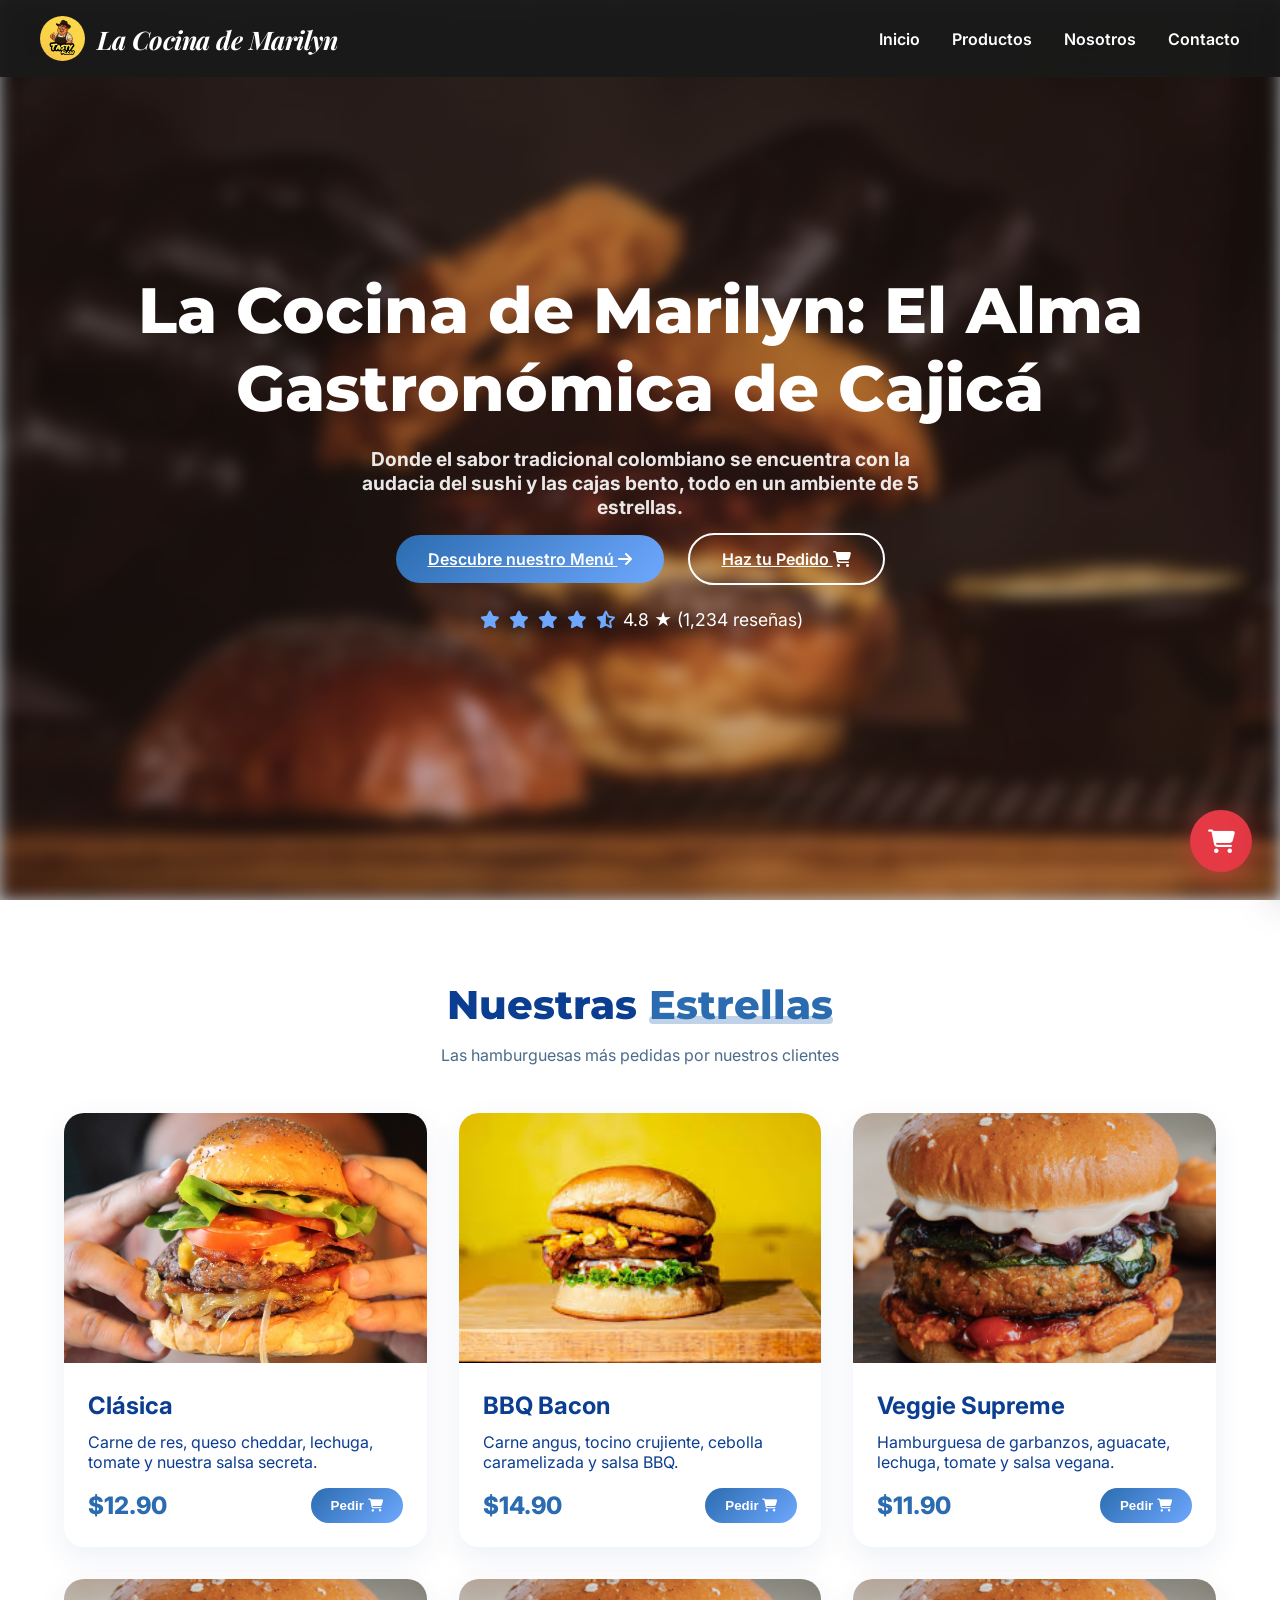
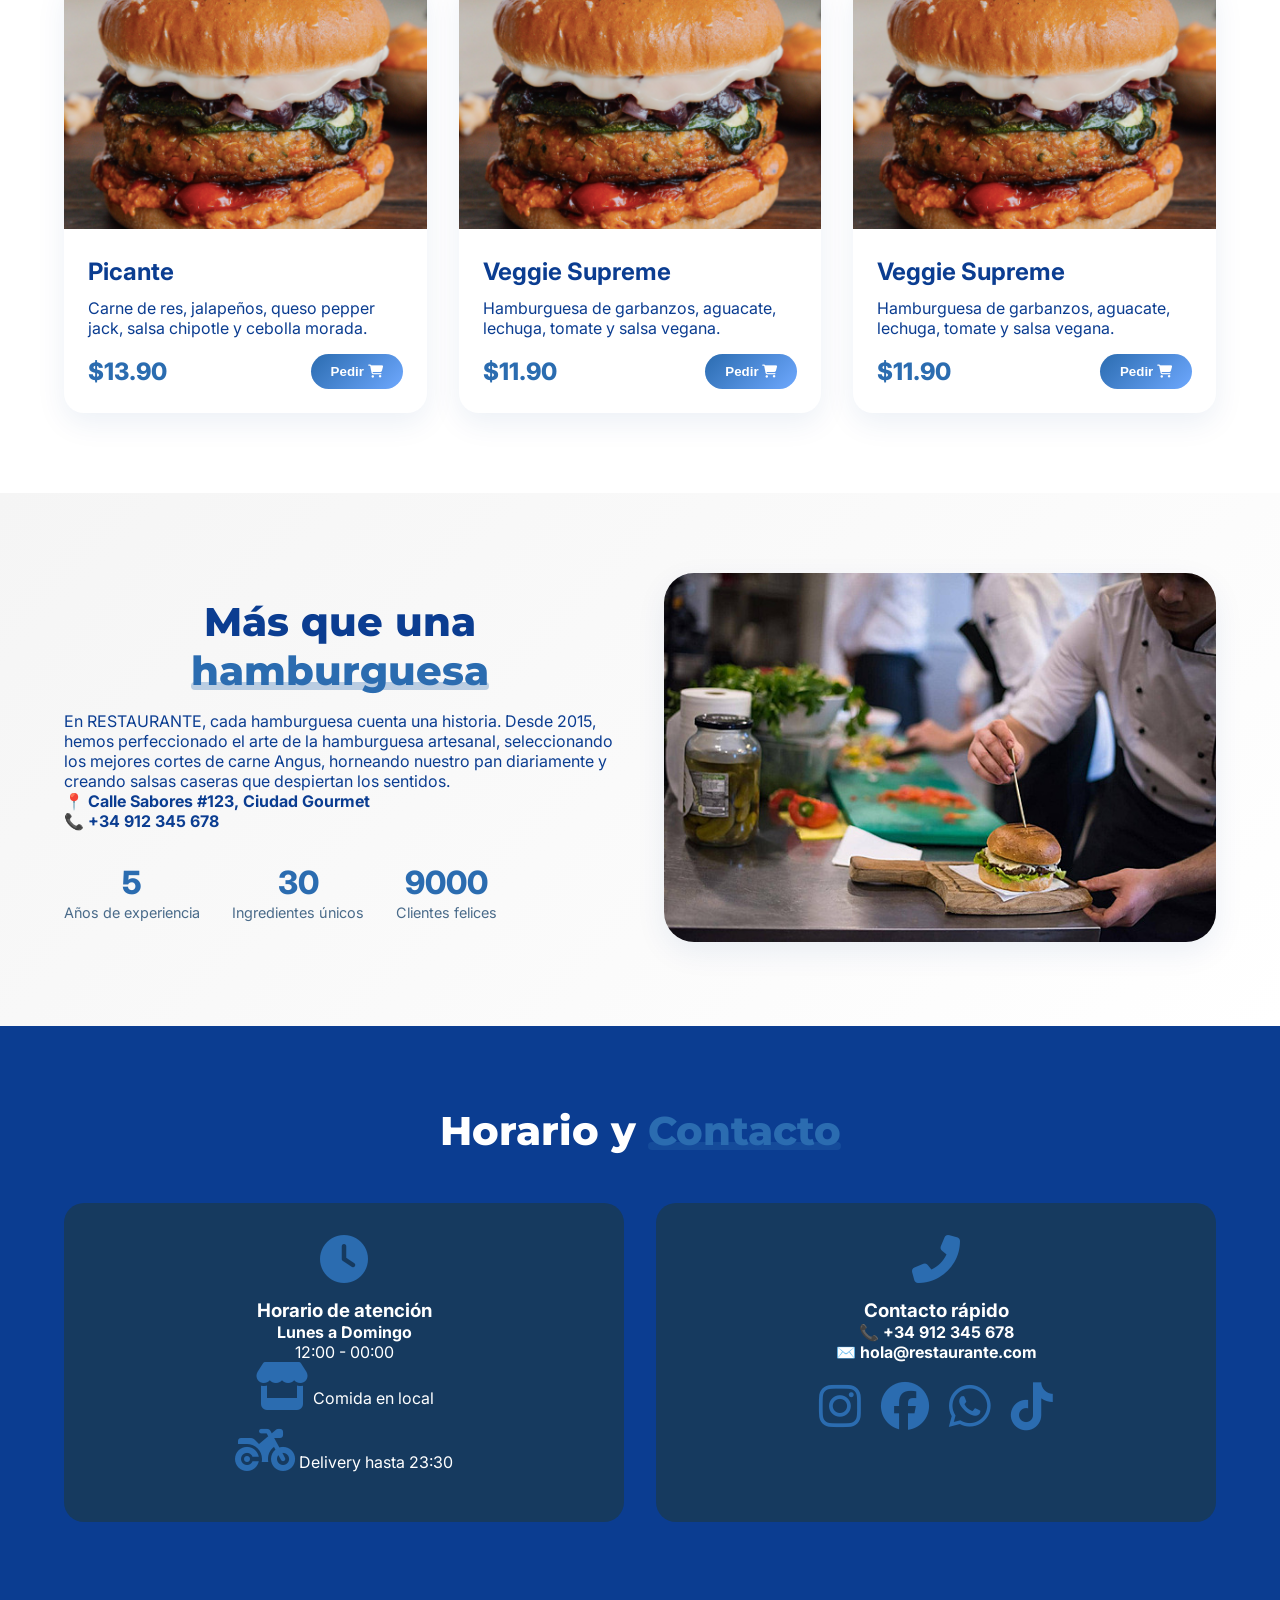
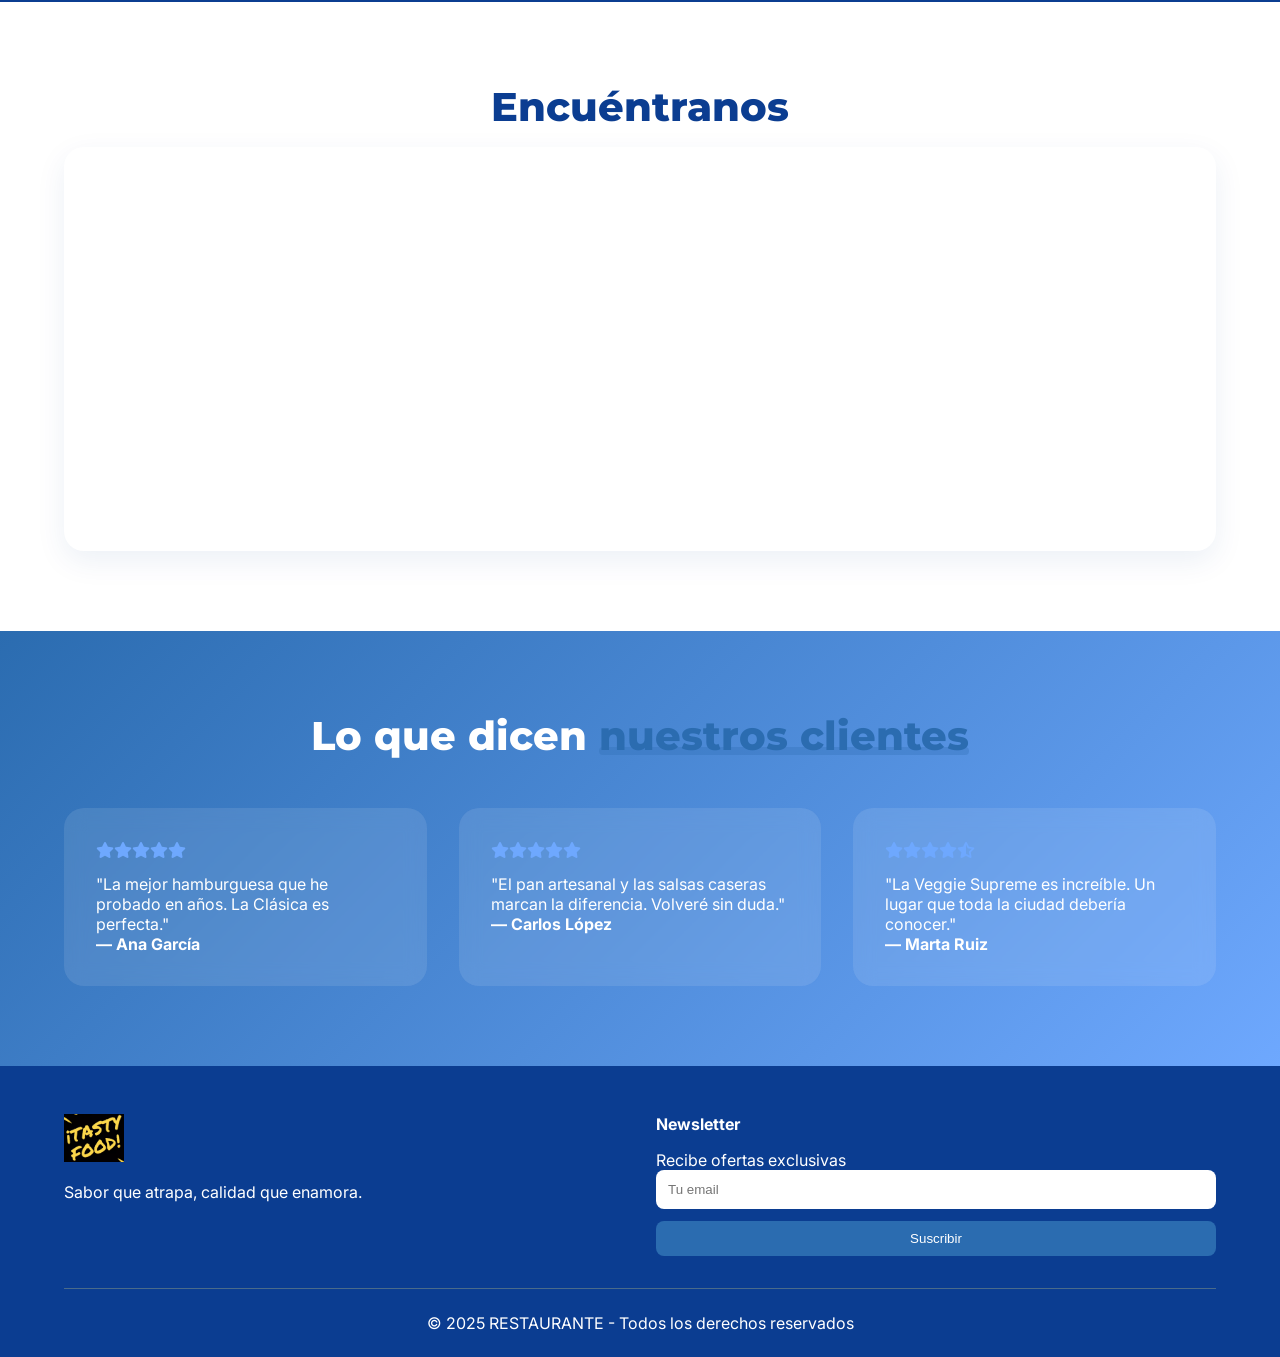
<file: index.html>
<!DOCTYPE html>
<html lang="es">
<head>
    <meta charset="UTF-8">
    <meta name="viewport" content="width=device-width, initial-scale=1.0">
    <title>La Cocina de Marilyn - Hamburguesas Artesanales</title>
    <!-- Conexión al archivo CSS: ahora en css/ -->
    <link rel="stylesheet" href="css/style.css">
    <link rel="stylesheet" href="css/cart.css">
    <!-- Google Fonts: Importa las tipografías 'Inter', 'Montserrat' y 'Playfair Display' (cursiva legible) -->
    <link href="https://fonts.googleapis.com/css2?family=Inter:opsz,wght@14..32,300;14..32,400;14..32,600;14..32,700;14..32,800&family=Montserrat:wght@400;500;600;700;800&family=Playfair+Display:ital,wght@0,400;0,700;1,400;1,700&display=swap" rel="stylesheet">
    <link rel="stylesheet" href="https://cdnjs.cloudflare.com/ajax/libs/font-awesome/6.4.0/css/all.min.css">
</head>
<body>

    <!-- Header / Navegación -->
    <header class="header">
        <nav class="navbar">
            <div class="logo">
                <img src="assets/images/logo1.png" alt="La Cocina de Marilyn Logo" class="logo-img">
                <span class="logo-text">La Cocina de Marilyn</span>
            </div>
            <ul class="nav-menu">
                <li><a href="#home">Inicio</a></li>
                <li><a href="#productos">Productos</a></li>
                <li><a href="#about">Nosotros</a></li>
                <li><a href="#contacto">Contacto</a></li>
            </ul>
            <div class="hamburger">
                <i class="fas fa-bars"></i>
            </div>
        </nav>
    </header>

    <!-- Hero Section -->
    <section id="home" class="hero">
        <div class="hero-overlay"></div>
        <div class="hero-content">
            <h1 class="hero-title">La Cocina de Marilyn: El Alma Gastronómica de Cajicá</h1>
            <h2 class="hero-subtitle">Donde el sabor tradicional colombiano se encuentra con la audacia del sushi y las cajas bento, todo en un ambiente de 5 estrellas.</h2>
            <div class="hero-buttons">
                <a href="pages/menu.html" class="btn btn-primary btn-ripple hero-cta" id="btnMenu">Descubre nuestro Menú <i class="fas fa-arrow-right"></i></a>
                <a href="pages/menu.html" class="btn btn-secondary btn-ripple hero-cta" id="btnOrder">Haz tu Pedido <i class="fas fa-shopping-cart"></i></a>
            </div>
            <div class="hero-rating">
                <i class="fas fa-star"></i>
                <i class="fas fa-star"></i>
                <i class="fas fa-star"></i>
                <i class="fas fa-star"></i>
                <i class="fas fa-star-half-alt"></i>
                <span>4.8 ★ (1,234 reseñas)</span>
            </div>
        </div>
    </section>

    <!-- Productos Destacados -->
    <section id="productos" class="productos">
        <div class="container">
            <h2 class="section-title">Nuestras <span class="highlight">Estrellas</span></h2>
            <p class="section-subtitle">Las hamburguesas más pedidas por nuestros clientes</p>
            
            <div class="productos-grid" id="productosGrid">
                <!-- Producto 1 -->
                <div class="producto-card" data-name="Clásica">
                    <div class="producto-img-wrapper">
                        <img src="assets/images/h11.jpg" alt="Clásica" class="producto-img">
                    </div>
                    <div class="producto-info">
                        <h3>Clásica</h3>
                        <p>Carne de res, queso cheddar, lechuga, tomate y nuestra salsa secreta.</p>
                        <div class="producto-footer">
                            <span class="precio">$12.90</span>
                            <button class="btn-pedir btn-ripple" disabled aria-disabled="true">Pedir <i class="fas fa-shopping-cart"></i></button>
                        </div>
                    </div>
                </div>

                <!-- Producto 2 -->
                <div class="producto-card" data-name="BBQ Bacon">
                    <div class="producto-img-wrapper">
                        <img src="assets/images/bbq1.jpeg" alt="BBQ Bacon" class="producto-img">
                    </div>
                    <div class="producto-info">
                        <h3>BBQ Bacon</h3>
                        <p>Carne angus, tocino crujiente, cebolla caramelizada y salsa BBQ.</p>
                        <div class="producto-footer">
                            <span class="precio">$14.90</span>
                            <button class="btn-pedir btn-ripple" disabled aria-disabled="true">Pedir <i class="fas fa-shopping-cart"></i></button>
                        </div>
                    </div>
                </div>

                <!-- Producto 3 -->
                <div class="producto-card" data-name="Veggie Supreme">
                    <div class="producto-img-wrapper">
                        <img src="assets/images/vegan.png" alt="Veggie Supreme" class="producto-img">
                    </div>
                    <div class="producto-info">
                        <h3>Veggie Supreme</h3>
                        <p>Hamburguesa de garbanzos, aguacate, lechuga, tomate y salsa vegana.</p>
                        <div class="producto-footer">
                            <span class="precio">$11.90</span>
                            <button class="btn-pedir btn-ripple" disabled aria-disabled="true">Pedir <i class="fas fa-shopping-cart"></i></button>
                        </div>
                    </div>
                </div>

                <!-- Producto 4 -->
                <div class="producto-card" data-name="Picante">
                    <div class="producto-img-wrapper">
                        <img src="assets/images/vegan.png" alt="Picante" class="producto-img">
                    </div>
                    <div class="producto-info">
                        <h3>Picante</h3>
                        <p>Carne de res, jalapeños, queso pepper jack, salsa chipotle y cebolla morada.</p>
                        <div class="producto-footer">
                            <span class="precio">$13.90</span>
                            <button class="btn-pedir btn-ripple" disabled aria-disabled="true">Pedir <i class="fas fa-shopping-cart"></i></button>
                        </div>
                    </div>
                </div>

                <!-- Producto 5 -->
                <div class="producto-card" data-name="Veggie Supreme">
                    <div class="producto-img-wrapper">
                        <img src="assets/images/vegan.png" alt="Veggie Supreme" class="producto-img">
                    </div>
                    <div class="producto-info">
                        <h3>Veggie Supreme</h3>
                        <p>Hamburguesa de garbanzos, aguacate, lechuga, tomate y salsa vegana.</p>
                        <div class="producto-footer">
                            <span class="precio">$11.90</span>
                            <button class="btn-pedir btn-ripple" disabled aria-disabled="true">Pedir <i class="fas fa-shopping-cart"></i></button>
                        </div>
                    </div>
                </div>

                <!-- Producto 6 -->
                <div class="producto-card" data-name="Veggie Supreme">
                    <div class="producto-img-wrapper">
                        <img src="assets/images/vegan.png" alt="Veggie Supreme" class="producto-img">
                    </div>
                    <div class="producto-info">
                        <h3>Veggie Supreme</h3>
                        <p>Hamburguesa de garbanzos, aguacate, lechuga, tomate y salsa vegana.</p>
                        <div class="producto-footer">
                            <span class="precio">$11.90</span>
                            <button class="btn-pedir btn-ripple" disabled aria-disabled="true">Pedir <i class="fas fa-shopping-cart"></i></button>
                        </div>
                    </div>
                </div>
            </div>
        </div>
    </section>

    <!-- Sobre Nosotros -->
    <section id="about" class="about">
        <div class="container">
            <div class="about-grid">
                <div class="about-content">
                    <h2 class="section-title">Más que una <span class="highlight">hamburguesa</span></h2>
                    <p>En RESTAURANTE, cada hamburguesa cuenta una historia. Desde 2015, hemos perfeccionado el arte de la hamburguesa artesanal, seleccionando los mejores cortes de carne Angus, horneando nuestro pan diariamente y creando salsas caseras que despiertan los sentidos.</p>
                    <p>📍 <strong>Calle Sabores #123, Ciudad Gourmet</strong></p>
                    <p>📞 <strong>+34 912 345 678</strong></p>
                    <div class="about-stats">
                        <div class="stat">
                            <span class="stat-number" data-count="8">0</span>
                            <span class="stat-label">Años de experiencia</span>
                        </div>
                        <div class="stat">
                            <span class="stat-number" data-count="50">0</span>
                            <span class="stat-label">Ingredientes únicos</span>
                        </div>
                        <div class="stat">
                            <span class="stat-number" data-count="15000">0</span>
                            <span class="stat-label">Clientes felices</span>
                        </div>
                    </div>
                </div>
                <div class="about-image">
                    <img src="assets/images/chef.jpg" alt="Nuestro chef preparando hamburguesas">
                </div>
            </div>
        </div>
    </section>

    <!-- Horario y Contacto -->
    <section id="contacto" class="contacto">
        <div class="container">
            <h2 class="section-title">Horario y <span class="highlight">Contacto</span></h2>
            <div class="contacto-grid">
                <div class="horario-card">
                    <i class="fas fa-clock"></i>
                    <h3>Horario de atención</h3>
                    <p><strong>Lunes a Domingo</strong><br>12:00 - 00:00</p>
                    <div class="horario-detalle">
                        <p><i class="fas fa-store"></i> Comida en local</p>
                        <p><i class="fas fa-motorcycle"></i> Delivery hasta 23:30</p>
                    </div>
                </div>
                <div class="contacto-card">
                    <i class="fas fa-phone-alt"></i>
                    <h3>Contacto rápido</h3>
                    <p>📞 <strong>+34 912 345 678</strong></p>
                    <p>✉️ <strong>hola@restaurante.com</strong></p>
                    <div class="redes-sociales">
                        <a href="https://www.instagram.com/tastyflow/"><i class="fab fa-instagram"></i></a>
                        <a href="https://www.facebook.com/tastyfoodcajica?mibextid=LQQJ4d"><i class="fab fa-facebook"></i></a>
                        <a href="https://www.whatsapp.com/catalog/573045274626/?app_absent=0"><i class="fab fa-whatsapp"></i></a>
                        <a href="https://www.tiktok.com/@tastyflowcajica"><i class="fab fa-tiktok"></i></a>
                    </div>
                </div>
            </div>
        </div>
    </section>

    <!-- Mapa -->
    <section class="mapa-section">
        <div class="container">
            <h2 class="section-title">Encuéntranos</h2>
            <div class="mapa-container">
                <iframe src="https://www.google.com/maps/embed?pb=!1m18!1m12!1m3!1d3975.1707362734746!2d-74.03264312496017!3d4.911080195064839!2m3!1f0!2f0!3f0!3m2!1i1024!2i768!4f13.1!3m3!1m2!1s0x8e4077330da4c5ad%3A0xaf0390392cc8cc56!2sRESTAURANTE!5e0!3m2!1ses!2sco!4v1777426457556!5m2!1ses!2sco" width="100%" height="400" style="border:0;" allowfullscreen="" loading="lazy"></iframe>
            </div>
        </div>
    </section>

    <!-- Reseñas -->
    <section class="reseñas">
        <div class="container">
            <h2 class="section-title">Lo que dicen <span class="highlight">nuestros clientes</span></h2>
            <div class="reseñas-grid">
                <div class="reseña-card">
                    <div class="reseña-stars">
                        <i class="fas fa-star"></i><i class="fas fa-star"></i><i class="fas fa-star"></i><i class="fas fa-star"></i><i class="fas fa-star"></i>
                    </div>
                    <p>"La mejor hamburguesa que he probado en años. La Clásica es perfecta."</p>
                    <h4>— Ana García</h4>
                </div>
                <div class="reseña-card">
                    <div class="reseña-stars">
                        <i class="fas fa-star"></i><i class="fas fa-star"></i><i class="fas fa-star"></i><i class="fas fa-star"></i><i class="fas fa-star"></i>
                    </div>
                    <p>"El pan artesanal y las salsas caseras marcan la diferencia. Volveré sin duda."</p>
                    <h4>— Carlos López</h4>
                </div>
                <div class="reseña-card">
                    <div class="reseña-stars">
                        <i class="fas fa-star"></i><i class="fas fa-star"></i><i class="fas fa-star"></i><i class="fas fa-star"></i><i class="fas fa-star-half-alt"></i>
                    </div>
                    <p>"La Veggie Supreme es increíble. Un lugar que toda la ciudad debería conocer."</p>
                    <h4>— Marta Ruiz</h4>
                </div>
            </div>
        </div>
    </section>

    <!-- Footer -->
    <footer class="footer">
        <div class="container">
            <div class="footer-grid">
                <div class="footer-col">
                    <img src="assets/images/logo.png" alt="RESTAURANTE" class="footer-logo">
                    <p>Sabor que atrapa, calidad que enamora.</p>
                </div>
                <div class="footer-col">
                    <h4>Newsletter</h4>
                    <p>Recibe ofertas exclusivas</p>
                    <form id="newsletterForm">
                        <input type="email" placeholder="Tu email" required>
                        <button type="submit">Suscribir</button>
                    </form>
                </div>
            </div>
            <div class="footer-bottom">
                <p>&copy; 2025 RESTAURANTE - Todos los derechos reservados</p>
            </div>
        </div>
    </footer>

    <button id="scrollTop" class="scroll-top"><i class="fas fa-arrow-up"></i></button>

    <!-- Conexión al archivo JavaScript: ahora en js/ -->
    <!-- Se utiliza para: -->
    <!-- 1. Menú hamburguesa responsivo (abrir/cerrar en móvil) -->
    <!-- 2. Efecto ripple (ondas de clic) en los botones -->
    <!-- 3. Animación de conteo en las estadísticas de la sección 'Sobre Nosotros' -->
    <!-- 4. Scroll suave entre secciones (navegación interna) -->
    <!-- 5. Botón 'Volver al inicio' (scroll to top) -->
    <script src="js/main.js"></script>
    <script src="js/cart.js"></script>
</body>
</html>
</file>
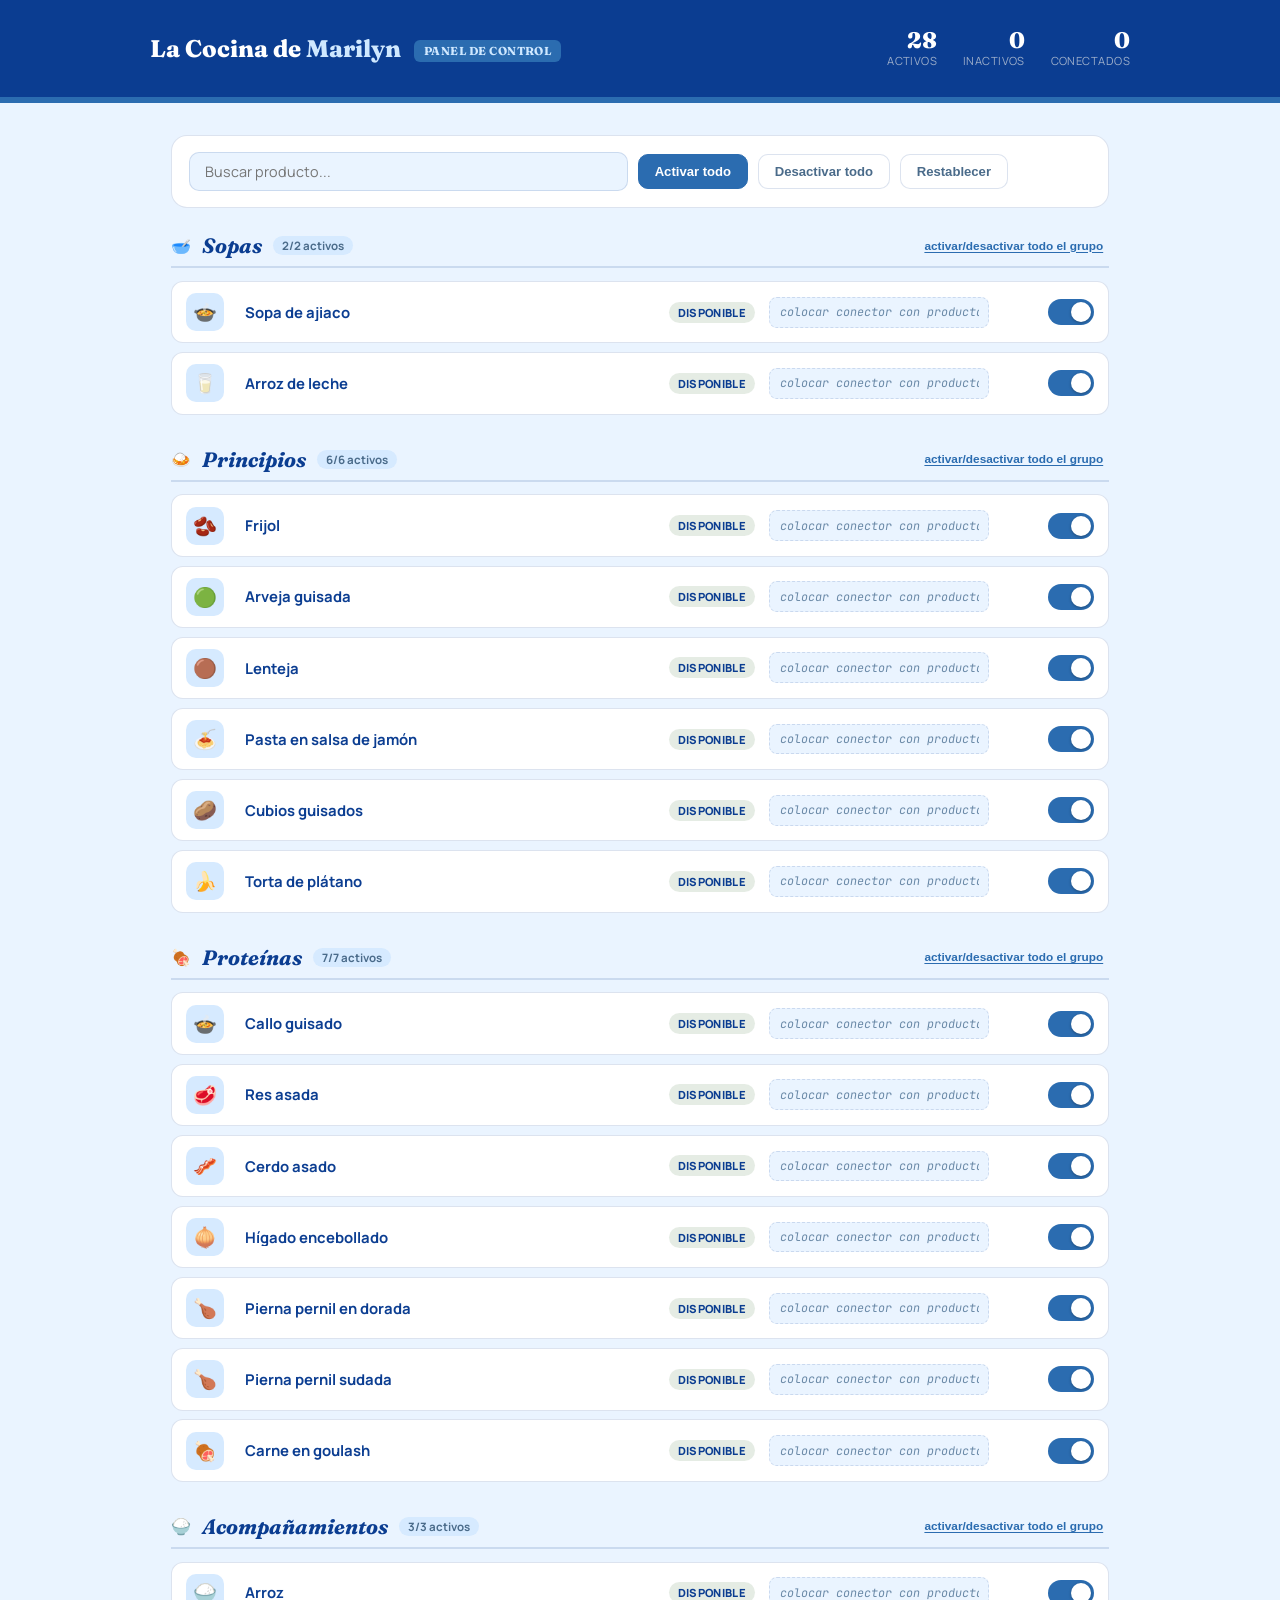
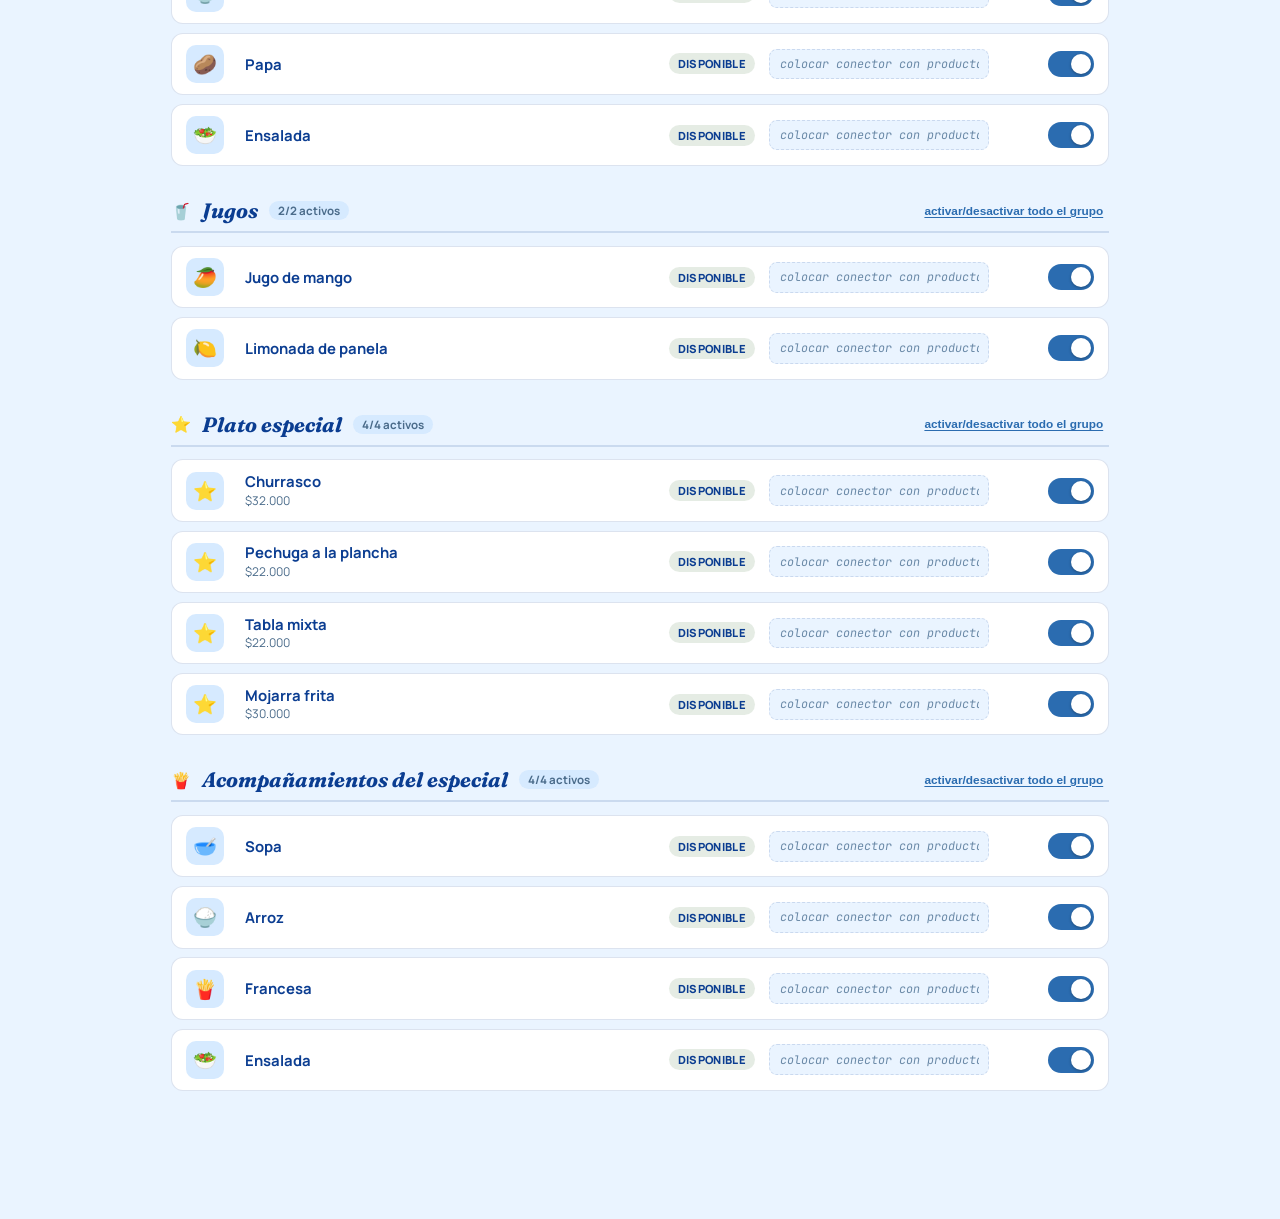
<file: admin-marilyn.html>
<!DOCTYPE html>
<html lang="es">
<head>
<meta charset="UTF-8">
<meta name="viewport" content="width=device-width, initial-scale=1.0">
<title>Panel de control — La Cocina de Marilyn</title>
<link rel="preconnect" href="https://fonts.googleapis.com">
<link rel="preconnect" href="https://fonts.gstatic.com" crossorigin>
<link href="https://fonts.googleapis.com/css2?family=Fraunces:ital,opsz,wght@0,9..144,600;0,9..144,700;0,9..144,900;1,9..144,600&family=Manrope:wght@400;500;600;700;800&family=JetBrains+Mono:wght@400;500&display=swap" rel="stylesheet">
<style>
:root{
  /* Paleta: 3 tonos de azul + blanco */
  --crema: #EAF4FF;
  --crema-2: #D6EAFF;
  --papel: #FFFFFF;
  --tinta: #0B3D91;
  --tinta-suave: #4A6B8A;
  --tomate: #2B6CB0;
  --tomate-osc: #0B3D91;
  --mostaza: #CFE8FF;
  --verde: #2B6CB0;
  --verde-osc: #0B3D91;
  --gris-apagado: #6B8AA8;
  --linea: rgba(11,61,145,0.14);
  --sombra: 0 14px 30px -12px rgba(11,61,145,0.18);
  --radio: 16px;
}
*{box-sizing:border-box;}
html,body{margin:0;padding:0;}
body{
  background: var(--crema);
  color: var(--tinta);
  font-family: 'Manrope', sans-serif;
  -webkit-font-smoothing: antialiased;
  min-height: 100vh;
  padding-bottom: 4rem;
}

header{
  background: var(--tinta);
  color: var(--papel);
  padding: 1.8rem 1.5rem;
  border-bottom: 6px solid var(--tomate);
}
.header-inner{
  max-width: 980px;
  margin: 0 auto;
  display:flex;
  align-items:center;
  justify-content:space-between;
  gap: 1rem;
  flex-wrap: wrap;
}
.brand-mini{
  font-family:'Fraunces', serif;
  font-weight: 800;
  font-size: 1.5rem;
}
.brand-mini span{ color: var(--mostaza); }
.badge-admin{
  font-size: 0.72rem;
  font-weight: 700;
  letter-spacing: 0.04em;
  text-transform: uppercase;
  background: var(--tomate);
  padding: 4px 10px;
  border-radius: 6px;
  margin-left: 8px;
  vertical-align: middle;
}
.header-stats{
  display:flex;
  gap: 1.6rem;
}
.hstat{ text-align:right; }
.hstat .n{ font-family:'Fraunces', serif; font-weight:800; font-size: 1.4rem; line-height:1; }
.hstat .l{ font-size: 0.7rem; color: rgba(255,250,240,0.6); text-transform:uppercase; letter-spacing:0.04em; margin-top:2px;}

main{
  max-width: 980px;
  margin: 0 auto;
  padding: 2rem 1.3rem;
}

.toolbar{
  display:flex;
  gap: 0.6rem;
  flex-wrap: wrap;
  align-items:center;
  margin-bottom: 1.6rem;
  padding: 1rem 1.1rem;
  background: var(--papel);
  border: 1px solid var(--linea);
  border-radius: var(--radio);
}
.toolbar input[type="text"]{
  flex: 1;
  min-width: 180px;
  border: 1.5px solid var(--linea);
  border-radius: 10px;
  padding: 0.55rem 0.9rem;
  font-family:'Manrope';
  font-size: 0.9rem;
  background: var(--crema);
  color: var(--tinta);
}
.tb-btn{
  border: 1.5px solid var(--linea);
  background: var(--papel);
  color: var(--tinta-suave);
  font-weight: 700;
  font-size: 0.82rem;
  padding: 0.55rem 1rem;
  border-radius: 10px;
  cursor:pointer;
  white-space: nowrap;
  transition: all 0.15s ease;
}
.tb-btn:hover{ border-color: var(--tomate); color: var(--tomate-osc); }
.tb-btn.danger:hover{ border-color: var(--tomate); background: var(--tomate); color: #fff; }
.tb-btn.primary{
  background: var(--verde);
  border-color: var(--verde);
  color: #fff;
}
.tb-btn.primary:hover{ background: var(--verde-osc); }

.save-note{
  font-size: 0.78rem;
  color: var(--verde-osc);
  font-weight: 700;
  opacity: 0;
  transition: opacity 0.3s ease;
  display:flex;
  align-items:center;
  gap: 5px;
}
.save-note.show{ opacity: 1; }

.group{
  margin-bottom: 2rem;
}
.group-head{
  display:flex;
  align-items:center;
  gap: 0.7rem;
  margin-bottom: 0.8rem;
  padding-bottom: 0.5rem;
  border-bottom: 2px solid var(--linea);
}
.group-head h2{
  font-family:'Fraunces', serif;
  font-style: italic;
  font-weight: 700;
  font-size: 1.3rem;
  margin: 0;
  color: var(--tomate-osc);
}
.group-head .gcount{
  font-size: 0.72rem;
  font-weight: 700;
  color: var(--tinta-suave);
  background: var(--crema-2);
  padding: 2px 9px;
  border-radius: 999px;
}
.group-head .gtoggle{
  margin-left:auto;
  font-size: 0.74rem;
  font-weight: 700;
  color: var(--tomate);
  cursor: pointer;
  background:none;
  border:none;
  text-decoration: underline;
  text-underline-offset: 2px;
}

.product-row{
  display:grid;
  grid-template-columns: 44px 1fr auto 220px 90px;
  align-items:center;
  gap: 0.9rem;
  background: var(--papel);
  border: 1px solid var(--linea);
  border-radius: 12px;
  padding: 0.7rem 0.9rem;
  margin-bottom: 0.55rem;
  transition: opacity 0.15s ease, border-color 0.15s ease;
}
.product-row.disabled{
  opacity: 0.5;
  border-color: var(--linea);
}
.product-row.disabled .p-name{ text-decoration: line-through; color: var(--gris-apagado); }

.p-emoji{
  width: 38px; height: 38px;
  border-radius: 10px;
  background: var(--crema-2);
  display:flex;
  align-items:center;
  justify-content:center;
  font-size: 1.2rem;
  flex: 0 0 auto;
}
.p-info{ min-width: 0; }
.p-name{
  font-weight: 700;
  font-size: 0.93rem;
  line-height: 1.25;
  white-space:nowrap;
  overflow:hidden;
  text-overflow:ellipsis;
}
.p-price{
  font-size: 0.75rem;
  color: var(--tinta-suave);
  margin-top: 1px;
}
.p-status{
  font-size: 0.7rem;
  font-weight: 800;
  text-transform: uppercase;
  letter-spacing: 0.03em;
  padding: 3px 9px;
  border-radius: 999px;
  white-space: nowrap;
}
.p-status.on{ background: rgba(74,122,63,0.14); color: var(--verde-osc); }
.p-status.off{ background: rgba(11,61,145,0.12); color: var(--tomate-osc); }

.p-connector{
  display:flex;
  align-items:center;
  gap: 6px;
  min-width: 0;
}
.p-connector input{
  width: 100%;
  border: 1.5px dashed var(--linea);
  border-radius: 8px;
  padding: 0.4rem 0.6rem;
  font-family: 'JetBrains Mono', monospace;
  font-size: 0.74rem;
  background: var(--crema);
  color: var(--tinta-suave);
}
.p-connector input::placeholder{
  color: var(--gris-apagado);
  font-style: italic;
}
.p-connector input:focus{
  outline: none;
  border-color: var(--mostaza);
  border-style: solid;
  color: var(--tinta);
}
.p-connector input.has-value{
  border-style: solid;
  border-color: var(--verde);
  color: var(--verde-osc);
  font-weight: 600;
}

.switch{
  position: relative;
  width: 46px;
  height: 26px;
  flex: 0 0 auto;
  justify-self: end;
}
.switch input{ opacity:0; width:0; height:0; }
.slider{
  position:absolute;
  cursor:pointer;
  inset:0;
  background: var(--gris-apagado);
  border-radius: 999px;
  transition: 0.2s ease;
}
.slider::before{
  content:"";
  position:absolute;
  width: 20px; height: 20px;
  left: 3px; bottom: 3px;
  background: #fff;
  border-radius: 50%;
  transition: 0.2s ease;
  box-shadow: 0 1px 3px rgba(0,0,0,0.3);
}
.switch input:checked + .slider{ background: var(--verde); }
.switch input:checked + .slider::before{ transform: translateX(20px); }

.empty-state{
  text-align:center;
  padding: 3rem 1rem;
  color: var(--tinta-suave);
}

@media (max-width: 760px){
  .product-row{
    grid-template-columns: 38px 1fr auto;
    grid-template-areas:
      "emoji name switch"
      "status connector connector";
    row-gap: 8px;
  }
  .p-emoji{ grid-area: emoji; }
  .p-info{ grid-area: name; }
  .switch{ grid-area: switch; }
  .p-status{ grid-area: status; justify-self: start; }
  .p-connector{ grid-area: connector; }
  .header-stats{ gap: 1rem; }
}
</style>
</head>
<body>

<header>
  <div class="header-inner">
    <div class="brand-mini">La Cocina de <span>Marilyn</span> <span class="badge-admin">Panel de control</span></div>
    <div class="header-stats">
      <div class="hstat"><div class="n" id="statActivos">0</div><div class="l">Activos</div></div>
      <div class="hstat"><div class="n" id="statInactivos">0</div><div class="l">Inactivos</div></div>
      <div class="hstat"><div class="n" id="statConectados">0</div><div class="l">Conectados</div></div>
    </div>
  </div>
</header>

<main>
  <div class="toolbar">
    <input type="text" id="searchBox" placeholder="Buscar producto...">
    <button class="tb-btn primary" id="enableAllBtn">Activar todo</button>
    <button class="tb-btn danger" id="disableAllBtn">Desactivar todo</button>
    <button class="tb-btn" id="resetBtn">Restablecer</button>
    <span class="save-note" id="saveNote">✓ Guardado</span>
  </div>

  <div id="groupsContainer"></div>
</main>

<script>
const GROUP_LABELS = {
  'sopas': { label: 'Sopas', icon: '🥣' },
  'principios': { label: 'Principios', icon: '🍛' },
  'proteinas': { label: 'Proteínas', icon: '🍖' },
  'acompanamientos': { label: 'Acompañamientos', icon: '🍚' },
  'jugos': { label: 'Jugos', icon: '🥤' },
  'especiales': { label: 'Plato especial', icon: '⭐' },
  'acomp-especial': { label: 'Acompañamientos del especial', icon: '🍟' }
};

const PRODUCTOS = [
  {"id":"sopa-ajiaco","grupo":"sopas","nombre":"Sopa de ajiaco","emoji":"🍲"},
  {"id":"sopa-arroz-leche","grupo":"sopas","nombre":"Arroz de leche","emoji":"🥛"},

  {"id":"princ-frijol","grupo":"principios","nombre":"Frijol","emoji":"🫘"},
  {"id":"princ-arveja","grupo":"principios","nombre":"Arveja guisada","emoji":"🟢"},
  {"id":"princ-lenteja","grupo":"principios","nombre":"Lenteja","emoji":"🟤"},
  {"id":"princ-pasta-jamon","grupo":"principios","nombre":"Pasta en salsa de jamón","emoji":"🍝"},
  {"id":"princ-cubios","grupo":"principios","nombre":"Cubios guisados","emoji":"🥔"},
  {"id":"princ-torta-platano","grupo":"principios","nombre":"Torta de plátano","emoji":"🍌"},

  {"id":"prot-callo","grupo":"proteinas","nombre":"Callo guisado","emoji":"🍲"},
  {"id":"prot-res-asada","grupo":"proteinas","nombre":"Res asada","emoji":"🥩"},
  {"id":"prot-cerdo-asado","grupo":"proteinas","nombre":"Cerdo asado","emoji":"🥓"},
  {"id":"prot-higado","grupo":"proteinas","nombre":"Hígado encebollado","emoji":"🧅"},
  {"id":"prot-pernil-dorada","grupo":"proteinas","nombre":"Pierna pernil en dorada","emoji":"🍗"},
  {"id":"prot-pernil-sudada","grupo":"proteinas","nombre":"Pierna pernil sudada","emoji":"🍗"},
  {"id":"prot-goulash","grupo":"proteinas","nombre":"Carne en goulash","emoji":"🍖"},

  {"id":"acomp-arroz","grupo":"acompanamientos","nombre":"Arroz","emoji":"🍚"},
  {"id":"acomp-papa","grupo":"acompanamientos","nombre":"Papa","emoji":"🥔"},
  {"id":"acomp-ensalada","grupo":"acompanamientos","nombre":"Ensalada","emoji":"🥗"},

  {"id":"jugo-mango","grupo":"jugos","nombre":"Jugo de mango","emoji":"🥭"},
  {"id":"jugo-limonada-panela","grupo":"jugos","nombre":"Limonada de panela","emoji":"🍋"},

  {"id":"esp-churrasco","grupo":"especiales","nombre":"Churrasco","emoji":"⭐","precio":32000},
  {"id":"esp-pechuga","grupo":"especiales","nombre":"Pechuga a la plancha","emoji":"⭐","precio":22000},
  {"id":"esp-tabla-mixta","grupo":"especiales","nombre":"Tabla mixta","emoji":"⭐","precio":22000},
  {"id":"esp-mojarra","grupo":"especiales","nombre":"Mojarra frita","emoji":"⭐","precio":30000},

  {"id":"acompesp-sopa","grupo":"acomp-especial","nombre":"Sopa","emoji":"🥣"},
  {"id":"acompesp-arroz","grupo":"acomp-especial","nombre":"Arroz","emoji":"🍚"},
  {"id":"acompesp-francesa","grupo":"acomp-especial","nombre":"Francesa","emoji":"🍟"},
  {"id":"acompesp-ensalada","grupo":"acomp-especial","nombre":"Ensalada","emoji":"🥗"}
];

const STORAGE_KEY = 'marilyn_productos_estado';

function fmtPrice(n){
  return '$' + Math.round(n).toLocaleString('es-CO');
}

function loadState(){
  let saved = {};
  try{
    saved = JSON.parse(localStorage.getItem(STORAGE_KEY) || '{}');
  }catch(e){ saved = {}; }

  const state = {};
  PRODUCTOS.forEach(p => {
    const existing = saved[p.id] || {};
    state[p.id] = {
      activo: existing.activo !== undefined ? existing.activo : true,
      conector: existing.conector || ''
    };
  });
  return state;
}

function saveState(state){
  localStorage.setItem(STORAGE_KEY, JSON.stringify(state));
  const note = document.getElementById('saveNote');
  note.classList.add('show');
  clearTimeout(window._saveTimer);
  window._saveTimer = setTimeout(() => note.classList.remove('show'), 1200);
  updateStats(state);
}

let appState = loadState();

function updateStats(state){
  let activos = 0, inactivos = 0, conectados = 0;
  PRODUCTOS.forEach(p => {
    if(state[p.id].activo) activos++; else inactivos++;
    if(state[p.id].conector.trim()) conectados++;
  });
  document.getElementById('statActivos').textContent = activos;
  document.getElementById('statInactivos').textContent = inactivos;
  document.getElementById('statConectados').textContent = conectados;
}

function render(filterText){
  const container = document.getElementById('groupsContainer');
  container.innerHTML = '';

  const groupOrder = ['sopas','principios','proteinas','acompanamientos','jugos','especiales','acomp-especial'];
  const term = (filterText || '').trim().toLowerCase();

  let anyVisible = false;

  groupOrder.forEach(groupKey => {
    const groupProducts = PRODUCTOS.filter(p => p.grupo === groupKey && (!term || p.nombre.toLowerCase().includes(term)));
    if(groupProducts.length === 0) return;
    anyVisible = true;

    const meta = GROUP_LABELS[groupKey];
    const groupEl = document.createElement('div');
    groupEl.className = 'group';

    const activeCount = groupProducts.filter(p => appState[p.id].activo).length;

    groupEl.innerHTML = `
      <div class="group-head">
        <span>${meta.icon}</span>
        <h2>${meta.label}</h2>
        <span class="gcount">${activeCount}/${groupProducts.length} activos</span>
        <button class="gtoggle" data-group="${groupKey}">activar/desactivar todo el grupo</button>
      </div>
      <div class="rows" data-group-rows="${groupKey}"></div>
    `;

    const rowsWrap = groupEl.querySelector('.rows');
    groupProducts.forEach(p => {
      const s = appState[p.id];
      const row = document.createElement('div');
      row.className = 'product-row' + (s.activo ? '' : ' disabled');
      row.dataset.id = p.id;
      row.innerHTML = `
        <div class="p-emoji">${p.emoji}</div>
        <div class="p-info">
          <div class="p-name">${p.nombre}</div>
          ${p.precio ? `<div class="p-price">${fmtPrice(p.precio)}</div>` : ''}
        </div>
        <div class="p-status ${s.activo ? 'on' : 'off'}">${s.activo ? 'Disponible' : 'Agotado'}</div>
        <div class="p-connector">
          <input type="text" placeholder="colocar conector con producto" value="${s.conector ? s.conector.replace(/"/g,'&quot;') : ''}" class="${s.conector ? 'has-value' : ''}" data-conector-id="${p.id}">
        </div>
        <label class="switch">
          <input type="checkbox" data-toggle-id="${p.id}" ${s.activo ? 'checked' : ''}>
          <span class="slider"></span>
        </label>
      `;
      rowsWrap.appendChild(row);
    });

    container.appendChild(groupEl);
  });

  if(!anyVisible){
    container.innerHTML = '<div class="empty-state">No se encontraron productos con ese nombre.</div>';
  }

  attachListeners();
  updateStats(appState);
}

function attachListeners(){
  document.querySelectorAll('[data-toggle-id]').forEach(input => {
    input.addEventListener('change', () => {
      const id = input.dataset.toggleId;
      appState[id].activo = input.checked;
      saveState(appState);
      render(document.getElementById('searchBox').value);
    });
  });

  document.querySelectorAll('[data-conector-id]').forEach(input => {
    input.addEventListener('input', () => {
      const id = input.dataset.conectorId;
      appState[id].conector = input.value;
      input.classList.toggle('has-value', !!input.value.trim());
      saveState(appState);
    });
  });

  document.querySelectorAll('.gtoggle').forEach(btn => {
    btn.addEventListener('click', () => {
      const groupKey = btn.dataset.group;
      const groupProducts = PRODUCTOS.filter(p => p.grupo === groupKey);
      const allActive = groupProducts.every(p => appState[p.id].activo);
      groupProducts.forEach(p => { appState[p.id].activo = !allActive; });
      saveState(appState);
      render(document.getElementById('searchBox').value);
    });
  });
}

document.getElementById('searchBox').addEventListener('input', (e) => {
  render(e.target.value);
});

document.getElementById('enableAllBtn').addEventListener('click', () => {
  PRODUCTOS.forEach(p => appState[p.id].activo = true);
  saveState(appState);
  render(document.getElementById('searchBox').value);
});

document.getElementById('disableAllBtn').addEventListener('click', () => {
  if(!confirm('¿Desactivar todos los productos del menú? Los clientes no podrán seleccionarlos hasta que los reactives.')) return;
  PRODUCTOS.forEach(p => appState[p.id].activo = false);
  saveState(appState);
  render(document.getElementById('searchBox').value);
});

document.getElementById('resetBtn').addEventListener('click', () => {
  if(!confirm('Esto restablecerá todos los productos a activos y borrará todos los conectores guardados. ¿Continuar?')) return;
  appState = {};
  PRODUCTOS.forEach(p => appState[p.id] = { activo: true, conector: '' });
  saveState(appState);
  render('');
});

render('');
</script>

</body>
</html>
</file>
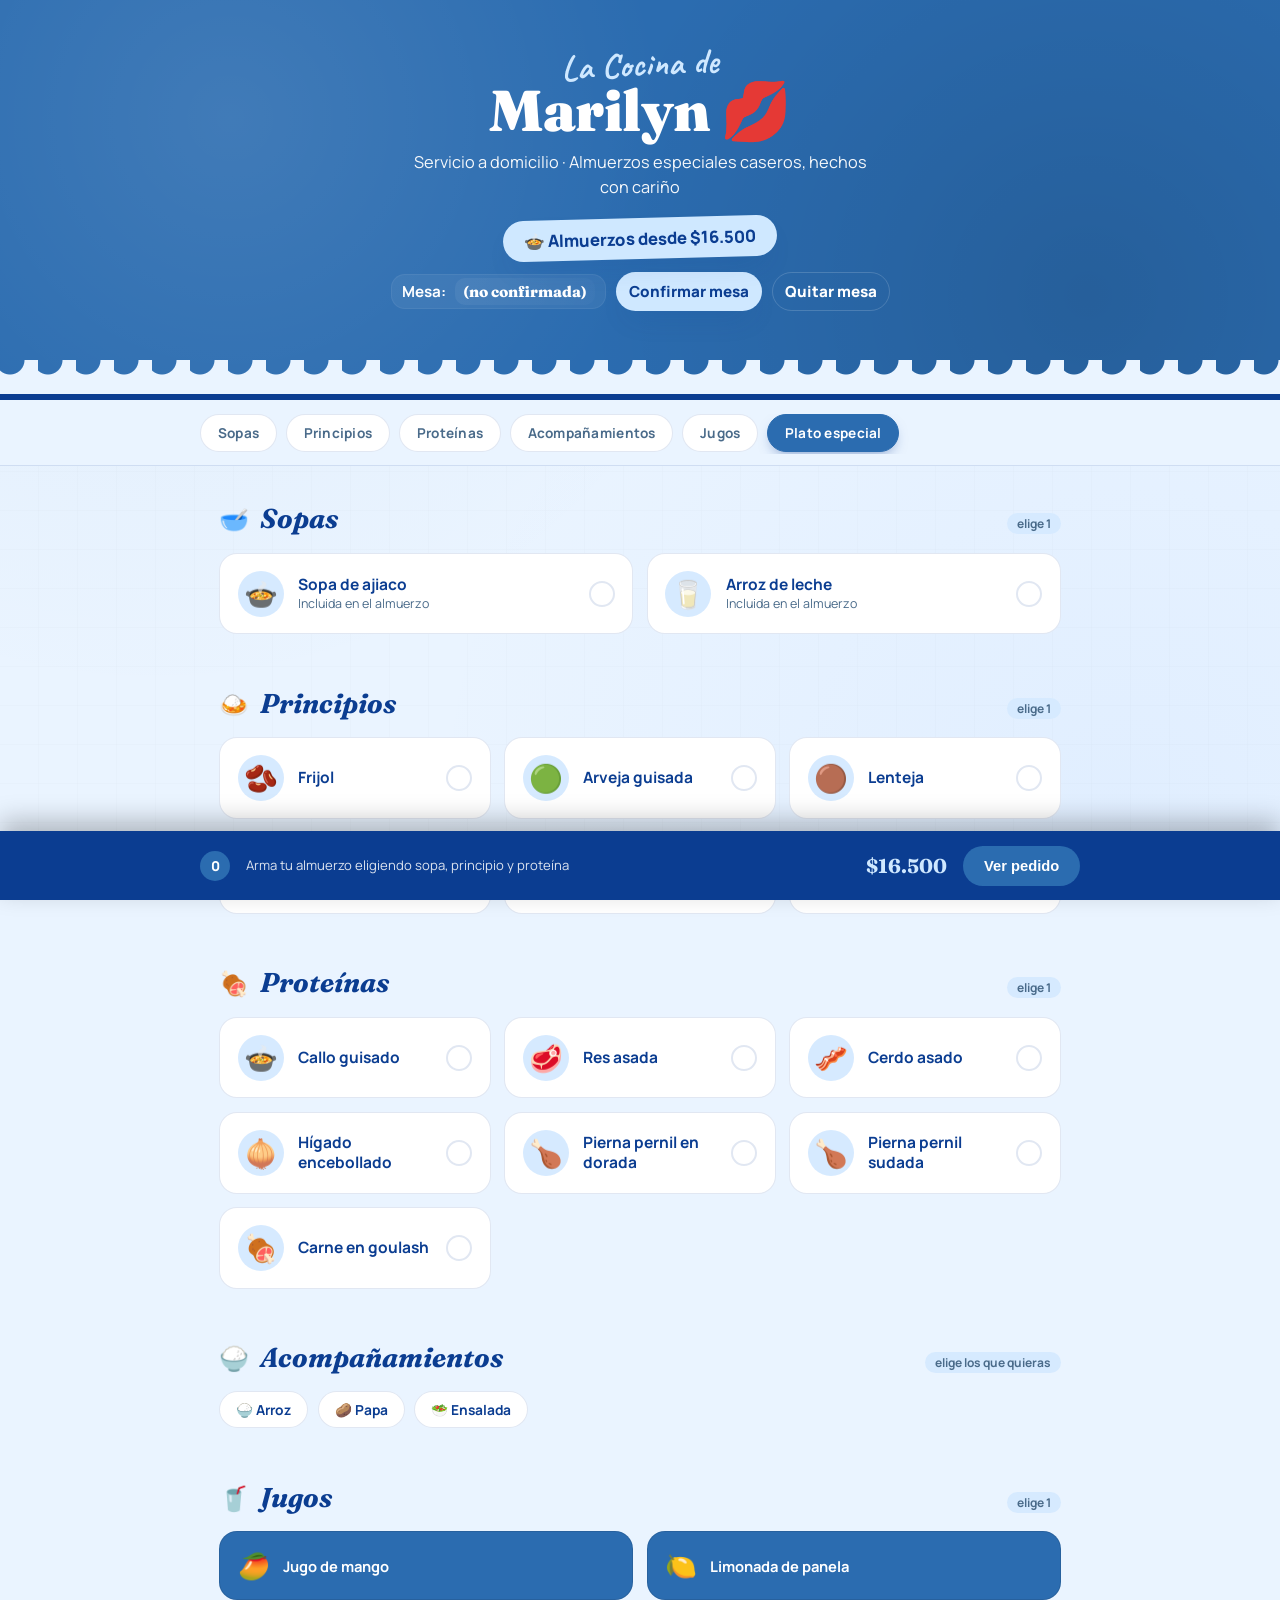
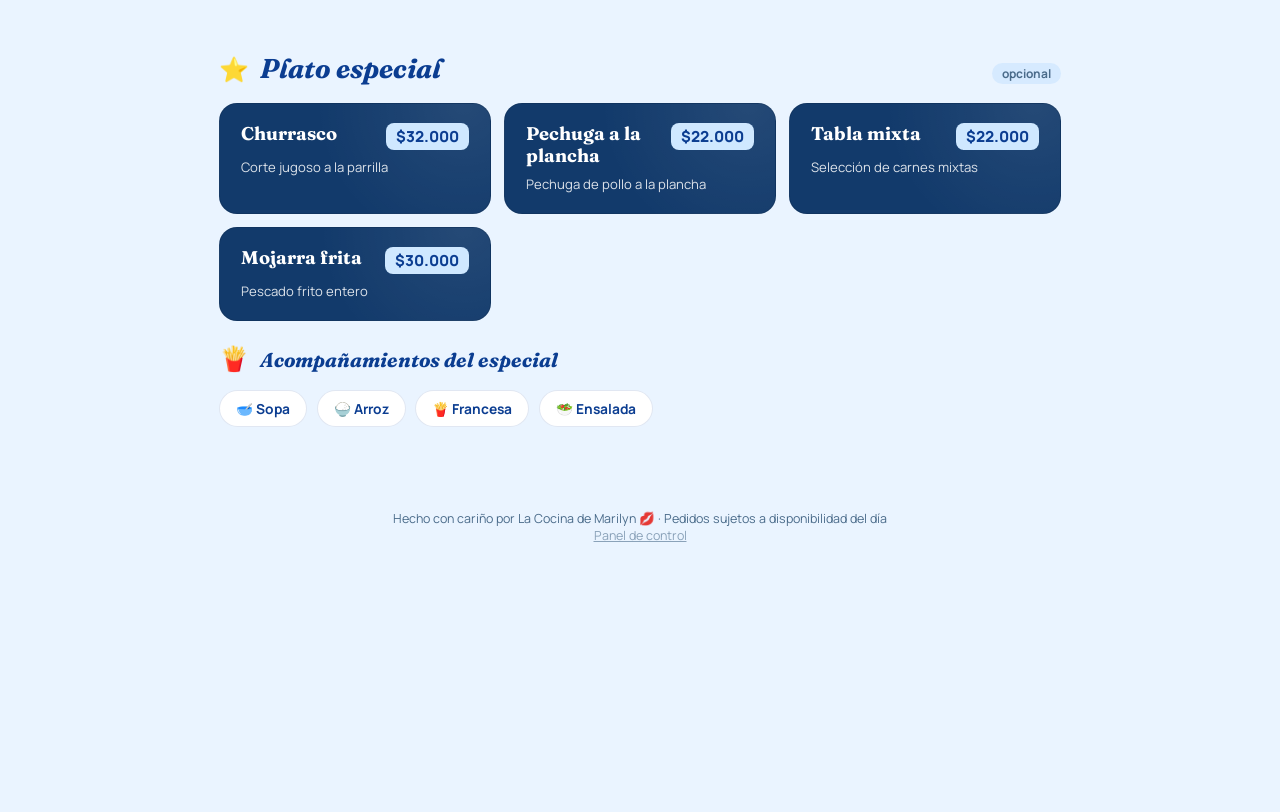
<file: menu.html>
<!DOCTYPE html>
<html lang="es">
<head>
<meta charset="UTF-8">
<meta name="viewport" content="width=device-width, initial-scale=1.0">
<title>La Cocina de Marilyn — Menú</title>
<link rel="preconnect" href="https://fonts.googleapis.com">
<link rel="preconnect" href="https://fonts.gstatic.com" crossorigin>
<link href="https://fonts.googleapis.com/css2?family=Fraunces:ital,opsz,wght@0,9..144,400;0,9..144,500;0,9..144,600;0,9..144,700;0,9..144,900;1,9..144,500;1,9..144,600&family=Caveat:wght@500;600;700&family=Manrope:wght@400;500;600;700;800&display=swap" rel="stylesheet">
<style>
:root{
  /* Paleta basada en azules + blanco */
  --crema: #EAF4FF;        /* fondo muy claro azul */
  --crema-2: #D6EAFF;      /* variante clara */
  --papel: #FFFFFF;        /* blanco para tarjetas y papeles */
  --tinta: #0B3D91;        /* texto principal - azul oscuro */
  --tinta-suave: #4A6B8A;  /* texto secundario - gris azulado */
  --tomate: #2B6CB0;       /* color principal (se usa en header) */
  --tomate-osc: #0B3D91;   /* variante oscura */
  --tomate-claro: #6EA8FE; /* acento claro */
  --mostaza: #CFE8FF;      /* acento suave en azul claro */
  --mostaza-osc: #9ECFFF;
  --verde: #2B6CB0;        /* reutiliza azul medio */
  --verde-osc: #0B3D91;
  --vino: #123A6B;         /* tono profundo azul/gris */
  --linea: rgba(11,61,145,0.12);
  --sombra: 0 14px 30px -12px rgba(11,61,145,0.18);
  --radio: 18px;
}
*{box-sizing:border-box;}
html,body{margin:0;padding:0;}
body{
  background:
    radial-gradient(circle at 12% 8%, rgba(43,108,176,0.05), transparent 45%),
    radial-gradient(circle at 88% 92%, rgba(110,168,254,0.08), transparent 50%),
    var(--crema);
  background-attachment: fixed;
  color: var(--tinta);
  font-family: 'Manrope', sans-serif;
  -webkit-font-smoothing: antialiased;
  min-height: 100vh;
  padding-bottom: 140px;
}
.bg-texture{
  position: fixed;
  inset: 0;
  pointer-events: none;
  opacity: 0.5;
  background-image:
    repeating-linear-gradient(0deg, transparent, transparent 38px, rgba(43,29,20,0.025) 38px, rgba(43,29,20,0.025) 39px),
    repeating-linear-gradient(90deg, transparent, transparent 38px, rgba(43,29,20,0.025) 38px, rgba(43,29,20,0.025) 39px);
  z-index: 0;
}

/* ---------- HEADER ---------- */
header{
  position: relative;
  z-index: 1;
  background: var(--tomate);
  background-image:
    radial-gradient(circle at 18% 30%, rgba(255,255,255,0.10), transparent 40%),
    radial-gradient(circle at 85% 75%, rgba(0,0,0,0.12), transparent 45%);
  color: var(--papel);
  padding: 2.6rem 1.5rem 5.2rem;
  text-align: center;
  border-bottom: 6px solid var(--tomate-osc);
  overflow: hidden;
}
header::after{
  content:"";
  position:absolute;
  bottom:-2px; left:0; right:0;
  height: 36px;
  background:
    radial-gradient(circle at 10px 0, transparent 14px, var(--crema) 15px) repeat-x;
  background-size: 38px 36px;
}
.kiss{
  font-family:'Caveat', cursive;
  font-size: 2.2rem;
  font-weight:700;
  color: var(--mostaza);
  display:block;
  transform: rotate(-3deg);
  margin-bottom: -0.6rem;
}
h1.brand{
  font-family: 'Fraunces', serif;
  font-optical-sizing: auto;
  font-weight: 900;
  font-size: clamp(2.4rem, 7vw, 3.6rem);
  margin: 0.3rem 0 0.6rem;
  letter-spacing: -0.01em;
  line-height: 1.02;
}
.tagline{
  font-size: 1.02rem;
  max-width: 480px;
  margin: 0 auto;
  opacity: 0.95;
  line-height: 1.5;
}
.price-flag{
  display:inline-flex;
  align-items:center;
  gap:8px;
  margin-top: 1.2rem;
  background: var(--mostaza);
  color: var(--tinta);
  font-weight: 800;
  padding: 0.55rem 1.3rem;
  border-radius: 999px;
  font-size: 1.05rem;
  box-shadow: var(--sombra);
  transform: rotate(-1.5deg);
}

/* ---------- NAV TABS ---------- */
.nav-wrap{
  position: sticky;
  top: 0;
  z-index: 20;
  background: var(--crema);
  padding: 0.9rem 1rem 0.7rem;
  border-bottom: 1px solid var(--linea);
}
.nav-scroll{
  display:flex;
  gap:0.55rem;
  overflow-x:auto;
  max-width: 880px;
  margin: 0 auto;
  scrollbar-width: none;
  padding-bottom: 2px;
}
.nav-scroll::-webkit-scrollbar{display:none;}
.nav-btn{
  flex: 0 0 auto;
  font-family:'Manrope';
  font-weight: 700;
  font-size: 0.85rem;
  letter-spacing: 0.02em;
  border: 1.5px solid var(--linea);
  background: var(--papel);
  color: var(--tinta-suave);
  padding: 0.55rem 1.05rem;
  border-radius: 999px;
  cursor: pointer;
  white-space: nowrap;
  transition: all 0.18s ease;
}
.nav-btn:hover{ border-color: var(--tomate); color: var(--tomate-osc); }
.nav-btn.active{
  background: var(--tomate);
  border-color: var(--tomate);
  color: #fff;
  box-shadow: 0 6px 14px -6px rgba(11,61,145,0.55);
}

/* Mejora de visibilidad para controles de mesa (header) */
.header-mesa{ display:flex; gap:10px; justify-content:center; align-items:center; flex-wrap:wrap; }
.mesa-display{ font-weight:700; color:var(--papel); background: rgba(255,255,255,0.06); padding:6px 10px; border-radius:14px; border:1px solid rgba(255,255,255,0.06); font-size:0.95rem; }
.mesa-value{ font-family:'Fraunces', serif; font-weight:800; margin-left:6px; color:var(--papel); background: linear-gradient(90deg, rgba(255,255,255,0.06), rgba(255,255,255,0.02)); padding:4px 8px; border-radius:10px; }
.mesa-btn{ font-family:'Manrope', sans-serif; font-weight:800; padding:8px 12px; font-size:0.95rem; border-radius:999px; cursor:pointer; border:1.5px solid rgba(255,255,255,0.14); text-decoration:none; display:inline-flex; align-items:center; gap:8px; }
.mesa-btn.confirm{ background: var(--mostaza); color: var(--tinta); border-color: transparent; box-shadow: var(--sombra); }
.mesa-btn.confirm:hover{ filter:brightness(0.98); transform:translateY(-2px); }
.mesa-btn.clear{ background: transparent; color: var(--papel); border-color: rgba(255,255,255,0.16); }
.mesa-btn.clear:hover{ background: rgba(255,255,255,0.04); transform:translateY(-1px); }

/* ---------- MAIN LAYOUT ---------- */
main{
  position: relative;
  z-index: 1;
  max-width: 880px;
  margin: 0 auto;
  padding: 2.2rem 1.2rem 1rem;
}
.section{
  margin-bottom: 3.2rem;
  scroll-margin-top: 90px;
}
.section-head{
  display:flex;
  align-items:baseline;
  gap: 0.7rem;
  margin-bottom: 1.1rem;
}
.section-head .icon{
  font-size: 1.5rem;
  line-height:1;
}
.section-head h2{
  font-family:'Fraunces', serif;
  font-weight: 700;
  font-style: italic;
  font-size: 1.7rem;
  margin: 0;
  color: var(--tomate-osc);
}
.section-head .count-tag{
  font-size: 0.75rem;
  font-weight:700;
  color: var(--tinta-suave);
  background: var(--crema-2);
  border-radius: 999px;
  padding: 2px 10px;
  margin-left: auto;
}

.grid{
  display:grid;
  grid-template-columns: repeat(auto-fit, minmax(240px, 1fr));
  gap: 0.85rem;
}

.dish{
  background: var(--papel);
  border: 1px solid var(--linea);
  border-radius: var(--radio);
  padding: 1.05rem 1.1rem;
  display:flex;
  align-items:center;
  gap: 0.9rem;
  cursor:pointer;
  transition: transform 0.15s ease, box-shadow 0.15s ease, border-color 0.15s ease;
  position: relative;
}
.dish:hover{
  transform: translateY(-2px);
  box-shadow: var(--sombra);
  border-color: var(--tomate-claro);
}
.dish.selected{
  border-color: var(--tomate);
  background: linear-gradient(0deg, rgba(43,108,176,0.06), rgba(43,108,176,0.06)), var(--papel);
}

.dish.agotado, .chip.agotado, .special-card.agotado, .juice-card.agotado{
  opacity: 0.45;
  cursor: not-allowed;
  pointer-events: none;
  filter: grayscale(0.5);
}
.agotado-tag{
  position: absolute;
  top: 8px;
  right: 8px;
  background: var(--tinta);
  color: var(--papel);
  font-size: 0.62rem;
  font-weight: 800;
  text-transform: uppercase;
  letter-spacing: 0.03em;
  padding: 2px 8px;
  border-radius: 999px;
  z-index: 2;
}
.dish, .special-card, .juice-card{ position: relative; }
.dish-emoji{
  font-size: 1.7rem;
  width: 46px;
  height: 46px;
  flex: 0 0 auto;
  display:flex;
  align-items:center;
  justify-content:center;
  background: var(--crema-2);
  border-radius: 50%;
}
.dish-info{ flex: 1; min-width:0; }
.dish-name{
  font-weight: 700;
  font-size: 0.97rem;
  color: var(--tinta);
  line-height: 1.25;
}
.dish-sub{
  font-size: 0.78rem;
  color: var(--tinta-suave);
  margin-top: 1px;
}
.dish-check{
  width: 26px;
  height: 26px;
  flex: 0 0 auto;
  border-radius: 50%;
  border: 2px solid var(--linea);
  display:flex;
  align-items:center;
  justify-content:center;
  font-size: 0.9rem;
  color: transparent;
  transition: all 0.15s ease;
}
.dish.selected .dish-check{
  background: var(--tomate);
  border-color: var(--tomate);
  color: #fff;
}

/* sopas/principios/proteinas pertenecen al combo de almuerzo: radio-like single select per section via JS */

.acomp-row{
  display:flex;
  flex-wrap:wrap;
  gap: 0.6rem;
}
.chip{
  border: 1.5px solid var(--linea);
  background: var(--papel);
  padding: 0.5rem 1rem;
  border-radius: 999px;
  font-weight: 700;
  font-size: 0.86rem;
  cursor:pointer;
  display:flex;
  align-items:center;
  gap:6px;
  transition: all 0.15s ease;
}
.chip:hover{ border-color: var(--mostaza); }
.chip.selected{
  background: var(--mostaza);
  border-color: var(--mostaza);
  color: var(--tinta);
}

/* especiales cards */
.special-card{
  background: var(--vino);
  background-image: radial-gradient(circle at 90% 0%, rgba(255,255,255,0.08), transparent 55%);
  color: var(--papel);
  border-radius: var(--radio);
  padding: 1.2rem 1.3rem;
  display:flex;
  flex-direction:column;
  gap: 0.5rem;
  cursor:pointer;
  border: 1px solid rgba(0,0,0,0.1);
  transition: transform 0.15s ease, box-shadow 0.15s ease;
  position:relative;
}
.special-card:hover{ transform: translateY(-3px); box-shadow: var(--sombra); }
.special-card.selected{ outline: 3px solid var(--mostaza); outline-offset: 2px; }
.special-top{ display:flex; justify-content:space-between; align-items:flex-start; gap: 0.6rem; }
.special-name{ font-family:'Fraunces', serif; font-weight:700; font-size:1.15rem; line-height:1.2; }
.special-price{
  font-weight: 800;
  font-size: 0.95rem;
  background: var(--mostaza);
  color: var(--tinta);
  padding: 3px 10px;
  border-radius: 8px;
  white-space:nowrap;
}
.special-desc{ font-size: 0.82rem; opacity: 0.85; }

/* jugos */
.juice-card{
  background: var(--verde);
  color: var(--papel);
  border-radius: var(--radio);
  padding: 1rem 1.1rem;
  display:flex;
  align-items:center;
  gap: 0.8rem;
  cursor:pointer;
  transition: transform 0.15s ease;
  border: 1px solid rgba(0,0,0,0.1);
}
.juice-card:hover{ transform: translateY(-2px); }
.juice-card.selected{ outline: 3px solid var(--mostaza); outline-offset:2px; }
.juice-emoji{ font-size: 1.6rem; }
.juice-name{ font-weight:700; font-size: 0.92rem; }

/* ---------- FOOTER / CART BAR ---------- */
.cart-bar{
  position: fixed;
  bottom: 0; left: 0; right: 0;
  z-index: 30;
  background: var(--tinta);
  color: var(--papel);
  padding: 0.9rem 1.1rem;
  display:flex;
  align-items:center;
  gap: 1rem;
  box-shadow: 0 -10px 26px rgba(0,0,0,0.25);
}
.cart-bar-inner{
  max-width: 880px;
  margin: 0 auto;
  width:100%;
  display:flex;
  align-items:center;
  gap: 1rem;
}
.cart-count{
  background: var(--tomate);
  color:#fff;
  font-weight:800;
  font-size: 0.85rem;
  width: 30px; height:30px;
  border-radius:50%;
  display:flex;
  align-items:center;
  justify-content:center;
  flex:0 0 auto;
}
.cart-summary{
  flex:1;
  min-width:0;
  font-size: 0.82rem;
  line-height:1.3;
  opacity:0.85;
  white-space:nowrap;
  overflow:hidden;
  text-overflow:ellipsis;
}
.cart-total{
  font-family:'Fraunces', serif;
  font-weight:700;
  font-size: 1.25rem;
  color: var(--mostaza);
  white-space:nowrap;
}
.cart-btn{
  background: var(--tomate);
  color:#fff;
  border:none;
  font-weight:800;
  font-size:0.92rem;
  padding: 0.75rem 1.3rem;
  border-radius: 999px;
  cursor:pointer;
  white-space:nowrap;
  transition: transform 0.12s ease, background 0.12s ease;
}
.cart-btn:hover{ background: var(--tomate-osc); transform: translateY(-1px); }
.cart-btn:disabled{ background: #555; cursor:not-allowed; transform:none; }

/* ---------- MODAL (resumen pedido) ---------- */
.modal-overlay{
  position: fixed; inset:0;
  background: rgba(43,29,20,0.55);
  display:none;
  align-items:flex-end;
  justify-content:center;
  z-index: 50;
  padding: 0;
}
.modal-overlay.open{ display:flex; }
.modal{
  background: var(--papel);
  width: 100%;
  max-width: 560px;
  max-height: 85vh;
  overflow-y:auto;
  border-radius: 24px 24px 0 0;
  padding: 1.6rem 1.5rem 2rem;
  animation: slideUp 0.28s ease;
}
@media (min-width: 620px){
  .modal-overlay{ align-items:center; }
  .modal{ border-radius: 22px; }
}
@keyframes slideUp{ from{ transform: translateY(40px); opacity:0; } to{ transform: translateY(0); opacity:1; } }
.modal h3{
  font-family:'Fraunces', serif;
  font-style:italic;
  font-size:1.5rem;
  margin: 0 0 1rem;
  color: var(--tomate-osc);
}
.modal-close{
  position:absolute;
  top: 1.1rem; right: 1.3rem;
  background: var(--crema-2);
  border:none;
  width:32px;height:32px;
  border-radius:50%;
  font-size:1rem;
  cursor:pointer;
  color: var(--tinta);
}
.order-line{
  display:flex;
  justify-content:space-between;
  gap: 0.6rem;
  padding: 0.55rem 0;
  border-bottom: 1px dashed var(--linea);
  font-size: 0.9rem;
}
.order-line .ol-name{ font-weight:700; }
.order-line .ol-detail{ color: var(--tinta-suave); font-size:0.8rem; margin-top:2px; }
.order-line .ol-price{ font-weight:700; white-space:nowrap; }
.order-total-row{
  display:flex;
  justify-content:space-between;
  align-items:center;
  margin-top: 1.1rem;
  padding-top: 1rem;
  border-top: 2px solid var(--tinta);
}
.order-total-row .lbl{ font-weight:700; }
.order-total-row .val{ font-family:'Fraunces', serif; font-weight:800; font-size:1.6rem; color: var(--tomate-osc); }
.field{
  margin-top: 1rem;
}
.field label{ font-size:0.78rem; font-weight:700; color: var(--tinta-suave); display:block; margin-bottom:4px; }
.field input, .field textarea{
  width:100%;
  border: 1.5px solid var(--linea);
  border-radius: 10px;
  padding: 0.6rem 0.8rem;
  font-family:'Manrope';
  font-size:0.92rem;
  background: var(--crema);
  color: var(--tinta);
}
.field textarea{ resize:vertical; min-height: 54px; }
.whatsapp-btn{
  margin-top:1.3rem;
  width:100%;
  background:#25D366;
  color:#fff;
  border:none;
  font-weight:800;
  font-size:1rem;
  padding:0.85rem;
  border-radius:14px;
  cursor:pointer;
  display:flex;
  align-items:center;
  justify-content:center;
  gap:8px;
  transition: transform 0.12s ease;
}
.whatsapp-btn:hover{ transform: translateY(-1px); }
.empty-note{
  font-size:0.85rem;
  color: var(--tinta-suave);
  text-align:center;
  padding: 1.5rem 0;
}

footer.page-footer{
  text-align:center;
  font-size:0.78rem;
  color: var(--tinta-suave);
  padding: 1rem 1.5rem 8rem;
  position:relative;
  z-index:1;
}

@media (max-width: 480px){
  .cart-summary{ display:none; }
  header{ padding: 2.2rem 1.1rem 4.4rem; }
  .header-mesa{ gap:8px; }
}
</style>
</head>
<body>
<div class="bg-texture"></div>

<header>
  <span class="kiss">La Cocina de</span>
  <h1 class="brand">Marilyn 💋</h1>
  <p class="tagline">Servicio a domicilio · Almuerzos especiales caseros, hechos con cariño</p>
  <div class="price-flag">🍲 Almuerzos desde $16.500</div>
  <div style="margin-top:0.8rem; display:flex; gap:8px; justify-content:center; align-items:center;">
    <div class="header-mesa">
      <div id="currentMesaDisplay" class="mesa-display">Mesa: <span id="currentMesa" class="mesa-value">(no confirmada)</span></div>
      <a href="mesas1.0.html" id="confirmMesaBtn" class="mesa-btn confirm">Confirmar mesa</a>
      <button id="clearMesaBtn" class="mesa-btn clear">Quitar mesa</button>
    </div>
  </div>
</header>

<div class="nav-wrap">
  <div class="nav-scroll" id="navScroll">
    <button class="nav-btn active" data-target="sopas">Sopas</button>
    <button class="nav-btn" data-target="principios">Principios</button>
    <button class="nav-btn" data-target="proteinas">Proteínas</button>
    <button class="nav-btn" data-target="acompanamientos">Acompañamientos</button>
    <button class="nav-btn" data-target="jugos">Jugos</button>
    <button class="nav-btn" data-target="especiales">Plato especial</button>
  </div>
</div>

<main>

  <section class="section" id="sopas">
    <div class="section-head"><span class="icon">🥣</span><h2>Sopas</h2><span class="count-tag">elige 1</span></div>
    <div class="grid" data-group="sopas" data-mode="single">
      <div class="dish" data-id="sopa-ajiaco" data-name="Sopa de ajiaco" data-price="0">
        <div class="dish-emoji">🍲</div>
        <div class="dish-info"><div class="dish-name">Sopa de ajiaco</div><div class="dish-sub">Incluida en el almuerzo</div></div>
        <div class="dish-check">✓</div>
      </div>
      <div class="dish" data-id="sopa-arroz-leche" data-name="Arroz de leche" data-price="0">
        <div class="dish-emoji">🥛</div>
        <div class="dish-info"><div class="dish-name">Arroz de leche</div><div class="dish-sub">Incluida en el almuerzo</div></div>
        <div class="dish-check">✓</div>
      </div>
    </div>
  </section>

  <section class="section" id="principios">
    <div class="section-head"><span class="icon">🍛</span><h2>Principios</h2><span class="count-tag">elige 1</span></div>
    <div class="grid" data-group="principios" data-mode="single">
      <div class="dish" data-id="princ-frijol" data-name="Frijol" data-price="0"><div class="dish-emoji">🫘</div><div class="dish-info"><div class="dish-name">Frijol</div></div><div class="dish-check">✓</div></div>
      <div class="dish" data-id="princ-arveja" data-name="Arveja guisada" data-price="0"><div class="dish-emoji">🟢</div><div class="dish-info"><div class="dish-name">Arveja guisada</div></div><div class="dish-check">✓</div></div>
      <div class="dish" data-id="princ-lenteja" data-name="Lenteja" data-price="0"><div class="dish-emoji">🟤</div><div class="dish-info"><div class="dish-name">Lenteja</div></div><div class="dish-check">✓</div></div>
      <div class="dish" data-id="princ-pasta-jamon" data-name="Pasta en salsa de jamón" data-price="0"><div class="dish-emoji">🍝</div><div class="dish-info"><div class="dish-name">Pasta en salsa de jamón</div></div><div class="dish-check">✓</div></div>
      <div class="dish" data-id="princ-cubios" data-name="Cubios guisados" data-price="0"><div class="dish-emoji">🥔</div><div class="dish-info"><div class="dish-name">Cubios guisados</div></div><div class="dish-check">✓</div></div>
      <div class="dish" data-id="princ-torta-platano" data-name="Torta de plátano" data-price="0"><div class="dish-emoji">🍌</div><div class="dish-info"><div class="dish-name">Torta de plátano</div></div><div class="dish-check">✓</div></div>
    </div>
  </section>

  <section class="section" id="proteinas">
    <div class="section-head"><span class="icon">🍖</span><h2>Proteínas</h2><span class="count-tag">elige 1</span></div>
    <div class="grid" data-group="proteinas" data-mode="single">
      <div class="dish" data-id="prot-callo" data-name="Callo guisado" data-price="0"><div class="dish-emoji">🍲</div><div class="dish-info"><div class="dish-name">Callo guisado</div></div><div class="dish-check">✓</div></div>
      <div class="dish" data-id="prot-res-asada" data-name="Res asada" data-price="0"><div class="dish-emoji">🥩</div><div class="dish-info"><div class="dish-name">Res asada</div></div><div class="dish-check">✓</div></div>
      <div class="dish" data-id="prot-cerdo-asado" data-name="Cerdo asado" data-price="0"><div class="dish-emoji">🥓</div><div class="dish-info"><div class="dish-name">Cerdo asado</div></div><div class="dish-check">✓</div></div>
      <div class="dish" data-id="prot-higado" data-name="Hígado encebollado" data-price="0"><div class="dish-emoji">🧅</div><div class="dish-info"><div class="dish-name">Hígado encebollado</div></div><div class="dish-check">✓</div></div>
      <div class="dish" data-id="prot-pernil-dorada" data-name="Pierna pernil en dorada" data-price="0"><div class="dish-emoji">🍗</div><div class="dish-info"><div class="dish-name">Pierna pernil en dorada</div></div><div class="dish-check">✓</div></div>
      <div class="dish" data-id="prot-pernil-sudada" data-name="Pierna pernil sudada" data-price="0"><div class="dish-emoji">🍗</div><div class="dish-info"><div class="dish-name">Pierna pernil sudada</div></div><div class="dish-check">✓</div></div>
      <div class="dish" data-id="prot-goulash" data-name="Carne en goulash" data-price="0"><div class="dish-emoji">🍖</div><div class="dish-info"><div class="dish-name">Carne en goulash</div></div><div class="dish-check">✓</div></div>
    </div>
  </section>

  <section class="section" id="acompanamientos">
    <div class="section-head"><span class="icon">🍚</span><h2>Acompañamientos</h2><span class="count-tag">elige los que quieras</span></div>
    <div class="acomp-row" data-group="acomp" data-mode="multi">
      <div class="chip" data-id="acomp-arroz" data-name="Arroz">🍚 Arroz</div>
      <div class="chip" data-id="acomp-papa" data-name="Papa">🥔 Papa</div>
      <div class="chip" data-id="acomp-ensalada" data-name="Ensalada">🥗 Ensalada</div>
    </div>
  </section>

  <section class="section" id="jugos">
    <div class="section-head"><span class="icon">🥤</span><h2>Jugos</h2><span class="count-tag">elige 1</span></div>
    <div class="grid" data-group="jugos" data-mode="single">
      <div class="juice-card" data-id="jugo-mango" data-name="Jugo de mango" data-price="0">
        <div class="juice-emoji">🥭</div><div class="juice-name">Jugo de mango</div>
      </div>
      <div class="juice-card" data-id="jugo-limonada-panela" data-name="Limonada de panela" data-price="0">
        <div class="juice-emoji">🍋</div><div class="juice-name">Limonada de panela</div>
      </div>
    </div>
  </section>

  <section class="section" id="especiales">
    <div class="section-head"><span class="icon">⭐</span><h2>Plato especial</h2><span class="count-tag">opcional</span></div>
    <div class="grid" data-group="especial" data-mode="single">
      <div class="special-card" data-id="esp-churrasco" data-name="Churrasco" data-price="32000">
        <div class="special-top"><span class="special-name">Churrasco</span><span class="special-price">$32.000</span></div>
        <div class="special-desc">Corte jugoso a la parrilla</div>
      </div>
      <div class="special-card" data-id="esp-pechuga" data-name="Pechuga a la plancha" data-price="22000">
        <div class="special-top"><span class="special-name">Pechuga a la plancha</span><span class="special-price">$22.000</span></div>
        <div class="special-desc">Pechuga de pollo a la plancha</div>
      </div>
      <div class="special-card" data-id="esp-tabla-mixta" data-name="Tabla mixta" data-price="22000">
        <div class="special-top"><span class="special-name">Tabla mixta</span><span class="special-price">$22.000</span></div>
        <div class="special-desc">Selección de carnes mixtas</div>
      </div>
      <div class="special-card" data-id="esp-mojarra" data-name="Mojarra frita" data-price="30000">
        <div class="special-top"><span class="special-name">Mojarra frita</span><span class="special-price">$30.000</span></div>
        <div class="special-desc">Pescado frito entero</div>
      </div>
    </div>

    <div class="section-head" style="margin-top:1.6rem;">
      <span class="icon">🍟</span><h2 style="font-size:1.25rem;">Acompañamientos del especial</h2>
    </div>
    <div class="acomp-row" data-group="acomp-especial" data-mode="multi">
      <div class="chip" data-id="acompesp-sopa" data-name="Sopa">🥣 Sopa</div>
      <div class="chip" data-id="acompesp-arroz" data-name="Arroz">🍚 Arroz</div>
      <div class="chip" data-id="acompesp-francesa" data-name="Francesa">🍟 Francesa</div>
      <div class="chip" data-id="acompesp-ensalada" data-name="Ensalada">🥗 Ensalada</div>
    </div>
  </section>

</main>

<footer class="page-footer">Hecho con cariño por La Cocina de Marilyn 💋 · Pedidos sujetos a disponibilidad del día<br><a href="admin-marilyn.html" style="color:var(--tinta-suave); opacity:0.6;">Panel de control</a></footer>

<div class="cart-bar">
  <div class="cart-bar-inner">
    <div class="cart-count" id="cartCount">0</div>
    <div class="cart-summary" id="cartSummary">Arma tu almuerzo eligiendo sopa, principio y proteína</div>
    <div class="cart-total" id="cartTotal">$16.500</div>
    <button class="cart-btn" id="openOrderBtn">Ver pedido</button>
  </div>
</div>

<div class="modal-overlay" id="modalOverlay">
  <div class="modal" style="position:relative;">
    <button class="modal-close" id="closeModalBtn">✕</button>
    <h3>Tu pedido</h3>
    <div id="orderLines"></div>
    <div class="order-total-row">
      <span class="lbl">Total</span>
      <span class="val" id="modalTotal">$16.500</span>
    </div>
    <div class="field">
      <label>Tu nombre</label>
      <input type="text" id="custName" placeholder="¿A nombre de quién?">
    </div>
    <div class="field">
      <label>Dirección de entrega</label>
      <input type="text" id="custAddr" placeholder="Calle, número, barrio">
    </div>
    <div class="field">
      <label>Notas (opcional)</label>
      <textarea id="custNotes" placeholder="Ej: sin cebolla, tocar timbre 2 veces..."></textarea>
    </div>
    <button class="whatsapp-btn" id="sendWaBtn">📲 Enviar pedido por WhatsApp</button>
  </div>
</div>

<script>
const BASE_PRICE = 16500;

const groups = document.querySelectorAll('[data-group]');
const state = {};

function fmt(n){
  return '$' + Math.round(n).toLocaleString('es-CO');
}

const INVENTORY_KEY = 'marilyn_productos_estado';

function applyInventoryState(){
  let saved = {};
  try{
    saved = JSON.parse(localStorage.getItem(INVENTORY_KEY) || '{}');
  }catch(e){ saved = {}; }

  document.querySelectorAll('[data-id]').forEach(item => {
    const id = item.dataset.id;
    const entry = saved[id];
    const isOff = entry && entry.activo === false;

    item.classList.toggle('agotado', !!isOff);

    let tag = item.querySelector('.agotado-tag');
    if(isOff){
      if(!tag){
        tag = document.createElement('span');
        tag.className = 'agotado-tag';
        tag.textContent = 'agotado';
        item.appendChild(tag);
      }
    } else if(tag){
      tag.remove();
    }

    if(isOff && item.classList.contains('selected')){
      item.classList.remove('selected');
    }
  });
}

applyInventoryState();
window.addEventListener('storage', applyInventoryState);
window.addEventListener('focus', applyInventoryState);

groups.forEach(group => {
  const groupName = group.dataset.group;
  const mode = group.dataset.mode;
  state[groupName] = [];

  const items = group.querySelectorAll('.dish, .chip, .special-card, .juice-card');
  items.forEach(item => {
    item.addEventListener('click', () => {
      if(item.classList.contains('agotado')) return;
      const name = item.dataset.name;
      const price = parseInt(item.dataset.price || '0', 10);

      if(mode === 'single'){
        const alreadySelected = item.classList.contains('selected');
        items.forEach(i => i.classList.remove('selected'));
        if(alreadySelected){
          state[groupName] = [];
        } else {
          item.classList.add('selected');
          state[groupName] = [{name, price}];
        }
      } else {
        item.classList.toggle('selected');
        if(item.classList.contains('selected')){
          state[groupName].push({name, price});
        } else {
          state[groupName] = state[groupName].filter(x => x.name !== name);
        }
      }
      updateCart();
    });
  });
});

function buildLunchCombo(){
  const sopa = state['sopas'] && state['sopas'][0];
  const principio = state['principios'] && state['principios'][0];
  const proteina = state['proteinas'] && state['proteinas'][0];
  const acomp = state['acomp'] || [];
  const jugo = state['jugos'] && state['jugos'][0];

  const hasAny = sopa || principio || proteina || acomp.length || jugo;
  if(!hasAny) return null;

  const parts = [];
  if(sopa) parts.push(sopa.name);
  if(principio) parts.push(principio.name);
  if(proteina) parts.push(proteina.name);
  if(acomp.length) parts.push(acomp.map(a=>a.name).join(', '));
  if(jugo) parts.push(jugo.name);

  return {
    name: 'Almuerzo especial',
    detail: parts.join(' · '),
    price: BASE_PRICE
  };
}

function buildSpecial(){
  const especial = state['especial'] && state['especial'][0];
  if(!especial) return null;
  const acompE = state['acomp-especial'] || [];
  return {
    name: especial.name,
    detail: acompE.length ? acompE.map(a=>a.name).join(', ') : null,
    price: especial.price
  };
}

function updateCart(){
  const combo = buildLunchCombo();
  const special = buildSpecial();

  let total = 0;
  let count = 0;
  let summaryParts = [];

  if(combo){
    total += combo.price;
    count += 1;
    summaryParts.push(combo.name);
  }
  if(special){
    total += special.price;
    count += 1;
    summaryParts.push(special.name);
  }

  if(total === 0){
    total = BASE_PRICE;
  }

  document.getElementById('cartCount').textContent = count || 0;
  document.getElementById('cartTotal').textContent = fmt(total);
  document.getElementById('cartSummary').textContent = summaryParts.length
    ? summaryParts.join(' + ')
    : 'Arma tu almuerzo eligiendo sopa, principio y proteína';
}

updateCart();

const modalOverlay = document.getElementById('modalOverlay');
document.getElementById('openOrderBtn').addEventListener('click', () => {
  renderOrderModal();
  modalOverlay.classList.add('open');
});
document.getElementById('closeModalBtn').addEventListener('click', () => {
  modalOverlay.classList.remove('open');
});
modalOverlay.addEventListener('click', (e) => {
  if(e.target === modalOverlay) modalOverlay.classList.remove('open');
});

function renderOrderModal(){
  const combo = buildLunchCombo();
  const special = buildSpecial();
  const linesWrap = document.getElementById('orderLines');
  linesWrap.innerHTML = '';

  let total = 0;

  if(!combo && !special){
    linesWrap.innerHTML = '<p class="empty-note">Aún no has elegido nada del menú. Cierra esta ventana y selecciona tu sopa, principio y proteína 🍲</p>';
  }

  if(combo){
    total += combo.price;
    const div = document.createElement('div');
    div.className = 'order-line';
    div.innerHTML = `
      <div>
        <div class="ol-name">${combo.name}</div>
        ${combo.detail ? `<div class="ol-detail">${combo.detail}</div>` : ''}
      </div>
      <div class="ol-price">${fmt(combo.price)}</div>
    `;
    linesWrap.appendChild(div);
  }

  if(special){
    total += special.price;
    const div = document.createElement('div');
    div.className = 'order-line';
    div.innerHTML = `
      <div>
        <div class="ol-name">${special.name}</div>
        ${special.detail ? `<div class="ol-detail">${special.detail}</div>` : ''}
      </div>
      <div class="ol-price">${fmt(special.price)}</div>
    `;
    linesWrap.appendChild(div);
  }

  document.getElementById('modalTotal').textContent = fmt(total || BASE_PRICE);
}

document.getElementById('sendWaBtn').addEventListener('click', () => {
  const combo = buildLunchCombo();
  const special = buildSpecial();
  const name = document.getElementById('custName').value.trim();
  const addr = document.getElementById('custAddr').value.trim();
  const notes = document.getElementById('custNotes').value.trim();

  if(!combo && !special){
    alert('Por favor selecciona al menos un plato del menú antes de enviar tu pedido.');
    return;
  }

  // Verificar mesa seleccionada (desde pages/mesas1.0.html)
  const mesa = (function(){ try{ return localStorage.getItem('restauranteTable'); }catch(e){ return null; } })();
  if(!mesa){
    if(confirm('No hay número de mesa confirmado. ¿Quieres seleccionar una mesa ahora?')){
      // Redirige a la selector de mesas
      window.location.href = 'mesas1.0.html';
      return;
    }
    // Si el usuario cancela, continuamos sin número de mesa
  }

  let total = 0;
  let msg = 'Hola! 👋 Quiero hacer un pedido en *La Cocina de Marilyn* 💋%0A%0A';

  if(combo){
    total += combo.price;
    msg += `🍲 *${combo.name}*%0A${combo.detail ? combo.detail + '%0A' : ''}Precio: ${fmt(combo.price)}%0A%0A`;
  }
  if(special){
    total += special.price;
    msg += `⭐ *${special.name}*%0A${special.detail ? special.detail + '%0A' : ''}Precio: ${fmt(special.price)}%0A%0A`;
  }

  msg += `*Total: ${fmt(total)}*%0A%0A`;
  msg += `Nombre: ${name || '(no indicado)'}%0A`;
  msg += `Dirección: ${addr || '(no indicada)'}%0A`;
  if(mesa) msg += `Mesa: ${mesa}%0A`;
  if(notes) msg += `Notas: ${notes}%0A`;

  const waUrl = `https://wa.me/?text=${msg}`;
  window.open(waUrl, '_blank');
});

const navBtns = document.querySelectorAll('.nav-btn');
navBtns.forEach(btn => {
  btn.addEventListener('click', () => {
    navBtns.forEach(b => b.classList.remove('active'));
    btn.classList.add('active');
    const target = document.getElementById(btn.dataset.target);
    if(target){
      const y = target.getBoundingClientRect().top + window.scrollY - 80;
      window.scrollTo({top: y, behavior: 'smooth'});
    }
  });
});

const sections = document.querySelectorAll('.section');
const observer = new IntersectionObserver((entries) => {
  entries.forEach(entry => {
    if(entry.isIntersecting){
      navBtns.forEach(b => b.classList.toggle('active', b.dataset.target === entry.target.id));
    }
  });
}, { rootMargin: '-30% 0px -60% 0px' });
sections.forEach(s => observer.observe(s));

// Mostrar mesa actual en la UI y permitir limpiarla
(function(){
  const display = document.getElementById('currentMesa');
  const clearBtn = document.getElementById('clearMesaBtn');
  function refresh(){
    let m = null;
    try{ m = localStorage.getItem('restauranteTable'); }catch(e){ m = null; }
    if(m){ display.textContent = m; } else { display.textContent = '(no confirmada)'; }
  }
  refresh();
  clearBtn?.addEventListener('click', () => {
    if(confirm('¿Quitar la mesa confirmada?')){
      try{ localStorage.removeItem('restauranteTable'); }catch(e){}
      refresh();
    }
  });
})();
</script>

</body>
</html>
</file>
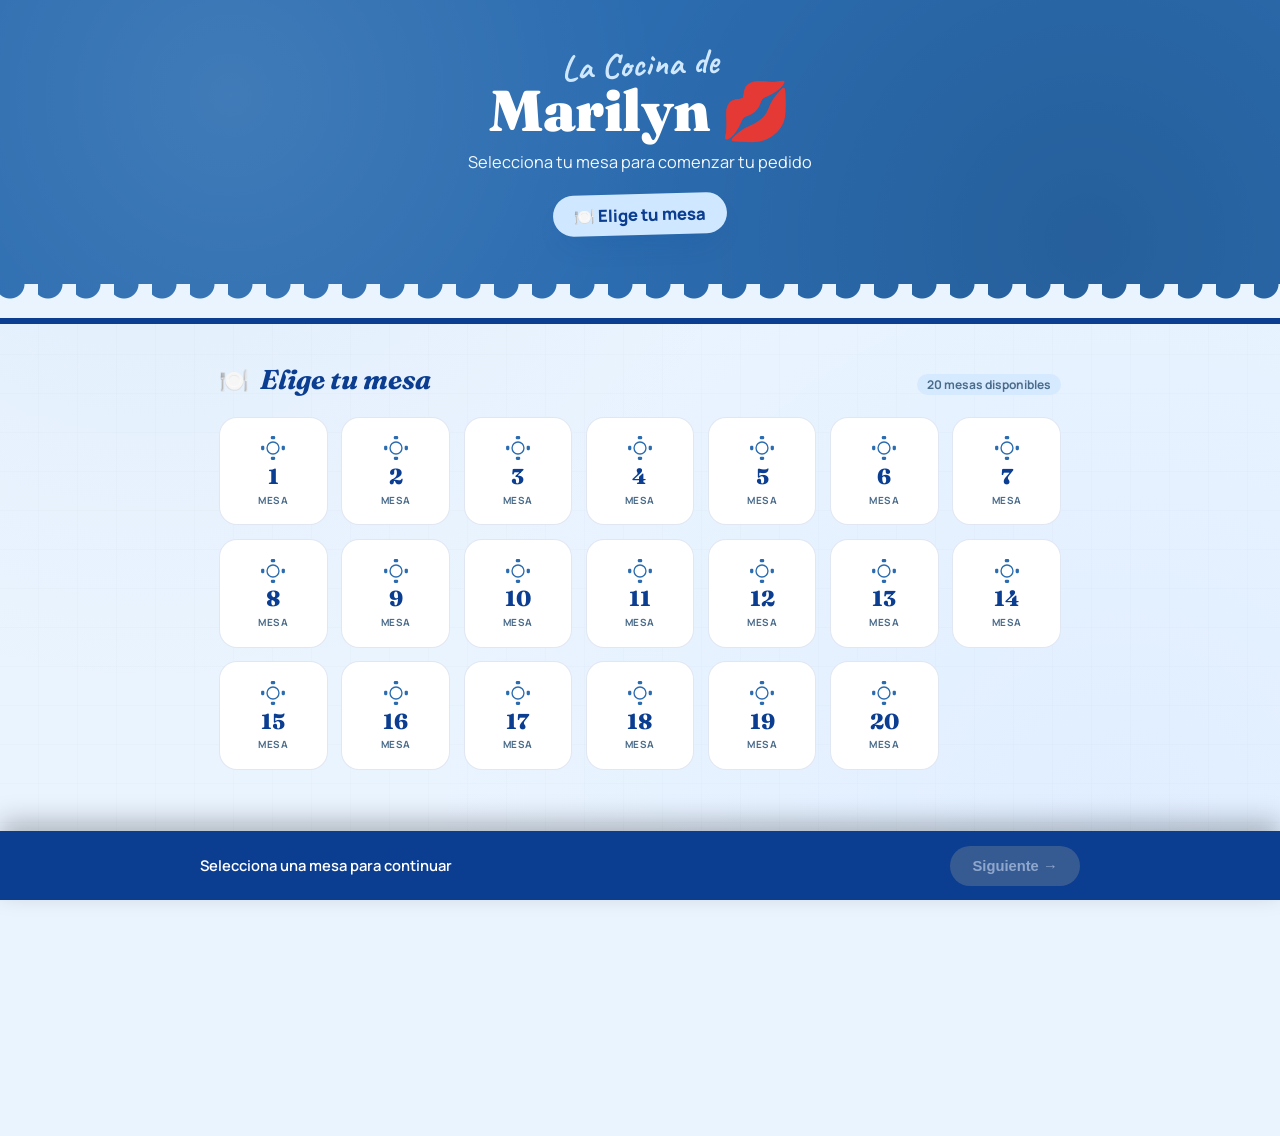
<file: mesas1.0.html>
<!DOCTYPE html>
<html lang="es">
<head>
<meta charset="UTF-8">
<meta name="viewport" content="width=device-width, initial-scale=1.0">
<title>La Cocina de Marilyn — Elige tu mesa</title>
<link rel="preconnect" href="https://fonts.googleapis.com">
<link rel="preconnect" href="https://fonts.gstatic.com" crossorigin>
<link href="https://fonts.googleapis.com/css2?family=Fraunces:ital,opsz,wght@0,9..144,400;0,9..144,500;0,9..144,600;0,9..144,700;0,9..144,900;1,9..144,500;1,9..144,600&family=Caveat:wght@500;600;700&family=Manrope:wght@400;500;600;700;800&display=swap" rel="stylesheet">
<style>
:root{
  /* Paleta basada en azules + blanco */
  --crema: #EAF4FF;        /* fondo muy claro azul */
  --crema-2: #D6EAFF;      /* variante clara */
  --papel: #FFFFFF;        /* blanco para tarjetas y papeles */
  --tinta: #0B3D91;        /* texto principal - azul oscuro */
  --tinta-suave: #4A6B8A;  /* texto secundario - gris azulado */
  --tomate: #2B6CB0;       /* color principal (se usa en header) */
  --tomate-osc: #0B3D91;   /* variante oscura */
  --tomate-claro: #6EA8FE; /* acento claro */
  --mostaza: #CFE8FF;      /* acento suave en azul claro */
  --mostaza-osc: #9ECFFF;
  --verde: #2B6CB0;        /* reutiliza azul medio */
  --verde-osc: #0B3D91;
  --vino: #123A6B;         /* tono profundo azul/gris */
  --linea: rgba(11,61,145,0.12);
  --sombra: 0 14px 30px -12px rgba(11,61,145,0.18);
  --radio: 18px;
}
*{box-sizing:border-box;}
html,body{margin:0;padding:0;}
body{
  background:
    radial-gradient(circle at 12% 8%, rgba(43,108,176,0.05), transparent 45%),
    radial-gradient(circle at 88% 92%, rgba(110,168,254,0.08), transparent 50%),
    var(--crema);
  background-attachment: fixed;
  color: var(--tinta);
  font-family: 'Manrope', sans-serif;
  -webkit-font-smoothing: antialiased;
  min-height: 100vh;
  padding-bottom: 140px;
}
.bg-texture{
  position: fixed;
  inset: 0;
  pointer-events: none;
  opacity: 0.5;
  background-image:
    repeating-linear-gradient(0deg, transparent, transparent 38px, rgba(43,29,20,0.025) 38px, rgba(43,29,20,0.025) 39px),
    repeating-linear-gradient(90deg, transparent, transparent 38px, rgba(43,29,20,0.025) 38px, rgba(43,29,20,0.025) 39px);
  z-index: 0;
}

/* ---------- HEADER ---------- */
header{
  position: relative;
  z-index: 1;
  background: var(--tomate);
  background-image:
    radial-gradient(circle at 18% 30%, rgba(255,255,255,0.10), transparent 40%),
    radial-gradient(circle at 85% 75%, rgba(0,0,0,0.12), transparent 45%);
  color: var(--papel);
  padding: 2.6rem 1.5rem 5.2rem;
  text-align: center;
  border-bottom: 6px solid var(--tomate-osc);
  overflow: hidden;
}
header::after{
  content:"";
  position:absolute;
  bottom:-2px; left:0; right:0;
  height: 36px;
  background:
    radial-gradient(circle at 10px 0, transparent 14px, var(--crema) 15px) repeat-x;
  background-size: 38px 36px;
}
.kiss{
  font-family:'Caveat', cursive;
  font-size: 2.2rem;
  font-weight:700;
  color: var(--mostaza);
  display:block;
  transform: rotate(-3deg);
  margin-bottom: -0.6rem;
}
h1.brand{
  font-family: 'Fraunces', serif;
  font-optical-sizing: auto;
  font-weight: 900;
  font-size: clamp(2.4rem, 7vw, 3.6rem);
  margin: 0.3rem 0 0.6rem;
  letter-spacing: -0.01em;
  line-height: 1.02;
}
.tagline{
  font-size: 1.02rem;
  max-width: 480px;
  margin: 0 auto;
  opacity: 0.95;
  line-height: 1.5;
}
.price-flag{
  display:inline-flex;
  align-items:center;
  gap:8px;
  margin-top: 1.2rem;
  background: var(--mostaza);
  color: var(--tinta);
  font-weight: 800;
  padding: 0.55rem 1.3rem;
  border-radius: 999px;
  font-size: 1.05rem;
  box-shadow: var(--sombra);
  transform: rotate(-1.5deg);
}

/* ---------- MAIN LAYOUT ---------- */
main{
  position: relative;
  z-index: 1;
  max-width: 880px;
  margin: 0 auto;
  padding: 2.4rem 1.2rem 1rem;
}
.section{
  margin-bottom: 2rem;
}
.section-head{
  display:flex;
  align-items:baseline;
  gap: 0.7rem;
  margin-bottom: 1.3rem;
}
.section-head .icon{
  font-size: 1.5rem;
  line-height:1;
}
.section-head h2{
  font-family:'Fraunces', serif;
  font-weight: 700;
  font-style: italic;
  font-size: 1.7rem;
  margin: 0;
  color: var(--tomate-osc);
}
.section-head .count-tag{
  font-size: 0.75rem;
  font-weight:700;
  color: var(--tinta-suave);
  background: var(--crema-2);
  border-radius: 999px;
  padding: 2px 10px;
  margin-left: auto;
}

/* ---------- GRID DE MESAS ---------- */
.mesa-grid{
  display:grid;
  grid-template-columns: repeat(auto-fill, minmax(96px, 1fr));
  gap: 0.85rem;
}
.mesa-card{
  background: var(--papel);
  border: 1.5px solid var(--linea);
  border-radius: var(--radio);
  aspect-ratio: 1;
  display:flex;
  flex-direction:column;
  align-items:center;
  justify-content:center;
  gap: 0.3rem;
  cursor:pointer;
  user-select:none;
  transition: transform 0.15s ease, box-shadow 0.15s ease, border-color 0.15s ease, background 0.15s ease, color 0.15s ease;
}
.mesa-card:hover{
  transform: translateY(-2px);
  box-shadow: var(--sombra);
  border-color: var(--tomate-claro);
}
.mesa-card .mesa-icon{
  color: var(--tomate);
  transition: color 0.15s ease;
}
.mesa-card .mesa-icon svg{
  width: 26px;
  height: 26px;
  display:block;
}
.mesa-card .mesa-number{
  font-family:'Fraunces', serif;
  font-weight: 800;
  font-size: 1.35rem;
  color: var(--tinta);
  line-height:1;
}
.mesa-card .mesa-label{
  font-size: 0.62rem;
  font-weight: 700;
  letter-spacing: 0.05em;
  text-transform: uppercase;
  color: var(--tinta-suave);
}
.mesa-card.selected{
  background: var(--tomate);
  border-color: var(--tomate);
  box-shadow: 0 10px 22px -8px rgba(11,61,145,0.55);
}
.mesa-card.selected .mesa-icon{ color: var(--papel); }
.mesa-card.selected .mesa-number{ color: var(--papel); }
.mesa-card.selected .mesa-label{ color: var(--mostaza); }

/* ---------- BARRA INFERIOR / SIGUIENTE ---------- */
.next-bar{
  position: fixed;
  bottom: 0; left: 0; right: 0;
  z-index: 30;
  background: var(--tinta);
  color: var(--papel);
  padding: 0.9rem 1.1rem;
  box-shadow: 0 -10px 26px rgba(0,0,0,0.25);
}
.next-bar-inner{
  max-width: 880px;
  margin: 0 auto;
  width:100%;
  display:flex;
  align-items:center;
  gap: 1rem;
}
.next-summary{
  flex:1;
  min-width:0;
  font-size: 0.92rem;
  font-weight: 600;
}
.next-summary .hint{
  display:block;
  font-size: 0.74rem;
  font-weight: 500;
  color: var(--mostaza);
  opacity: 0.85;
  margin-top: 1px;
}
.next-btn{
  background: var(--tomate);
  color:#fff;
  border:none;
  font-weight:800;
  font-size:0.92rem;
  padding: 0.75rem 1.4rem;
  border-radius: 999px;
  cursor:pointer;
  white-space:nowrap;
  display:flex;
  align-items:center;
  gap:6px;
  transition: transform 0.12s ease, background 0.12s ease, opacity 0.12s ease;
}
.next-btn:hover:not(:disabled){ background: var(--tomate-osc); transform: translateY(-1px); }
.next-btn:disabled{ background: #5C7494; opacity:0.55; cursor:not-allowed; }

footer.page-footer{
  text-align:center;
  font-size:0.78rem;
  color: var(--tinta-suave);
  padding: 1rem 1.5rem 8rem;
  position:relative;
  z-index:1;
}

@media (max-width: 480px){
  header{ padding: 2.2rem 1.1rem 4.4rem; }
  .mesa-grid{ grid-template-columns: repeat(auto-fill, minmax(82px, 1fr)); gap: 0.6rem; }
}
</style>
</head>
<body>
<div class="bg-texture"></div>

<header>
  <span class="kiss">La Cocina de</span>
  <h1 class="brand">Marilyn 💋</h1>
  <p class="tagline">Selecciona tu mesa para comenzar tu pedido</p>
  <div class="price-flag">🍽️ Elige tu mesa</div>
</header>

<main>

  <section class="section" id="mesas">
    <div class="section-head"><span class="icon">🍽️</span><h2>Elige tu mesa</h2><span class="count-tag">20 mesas disponibles</span></div>
    <div class="mesa-grid" id="mesaGrid">
      <div class="mesa-card" data-mesa="1">
        <div class="mesa-icon">
          <svg viewBox="0 0 48 48" xmlns="http://www.w3.org/2000/svg">
            <circle cx="24" cy="24" r="11" fill="none" stroke="currentColor" stroke-width="2.5"/>
            <rect x="20" y="2" width="8" height="6" rx="2" fill="currentColor"/>
            <rect x="20" y="40" width="8" height="6" rx="2" fill="currentColor"/>
            <rect x="2" y="20" width="6" height="8" rx="2" fill="currentColor"/>
            <rect x="40" y="20" width="6" height="8" rx="2" fill="currentColor"/>
          </svg>
        </div>
        <div class="mesa-number">1</div>
        <div class="mesa-label">Mesa</div>
      </div>
      <div class="mesa-card" data-mesa="2">
        <div class="mesa-icon">
          <svg viewBox="0 0 48 48" xmlns="http://www.w3.org/2000/svg">
            <circle cx="24" cy="24" r="11" fill="none" stroke="currentColor" stroke-width="2.5"/>
            <rect x="20" y="2" width="8" height="6" rx="2" fill="currentColor"/>
            <rect x="20" y="40" width="8" height="6" rx="2" fill="currentColor"/>
            <rect x="2" y="20" width="6" height="8" rx="2" fill="currentColor"/>
            <rect x="40" y="20" width="6" height="8" rx="2" fill="currentColor"/>
          </svg>
        </div>
        <div class="mesa-number">2</div>
        <div class="mesa-label">Mesa</div>
      </div>
      <div class="mesa-card" data-mesa="3">
        <div class="mesa-icon">
          <svg viewBox="0 0 48 48" xmlns="http://www.w3.org/2000/svg">
            <circle cx="24" cy="24" r="11" fill="none" stroke="currentColor" stroke-width="2.5"/>
            <rect x="20" y="2" width="8" height="6" rx="2" fill="currentColor"/>
            <rect x="20" y="40" width="8" height="6" rx="2" fill="currentColor"/>
            <rect x="2" y="20" width="6" height="8" rx="2" fill="currentColor"/>
            <rect x="40" y="20" width="6" height="8" rx="2" fill="currentColor"/>
          </svg>
        </div>
        <div class="mesa-number">3</div>
        <div class="mesa-label">Mesa</div>
      </div>
      <div class="mesa-card" data-mesa="4">
        <div class="mesa-icon">
          <svg viewBox="0 0 48 48" xmlns="http://www.w3.org/2000/svg">
            <circle cx="24" cy="24" r="11" fill="none" stroke="currentColor" stroke-width="2.5"/>
            <rect x="20" y="2" width="8" height="6" rx="2" fill="currentColor"/>
            <rect x="20" y="40" width="8" height="6" rx="2" fill="currentColor"/>
            <rect x="2" y="20" width="6" height="8" rx="2" fill="currentColor"/>
            <rect x="40" y="20" width="6" height="8" rx="2" fill="currentColor"/>
          </svg>
        </div>
        <div class="mesa-number">4</div>
        <div class="mesa-label">Mesa</div>
      </div>
      <div class="mesa-card" data-mesa="5">
        <div class="mesa-icon">
          <svg viewBox="0 0 48 48" xmlns="http://www.w3.org/2000/svg">
            <circle cx="24" cy="24" r="11" fill="none" stroke="currentColor" stroke-width="2.5"/>
            <rect x="20" y="2" width="8" height="6" rx="2" fill="currentColor"/>
            <rect x="20" y="40" width="8" height="6" rx="2" fill="currentColor"/>
            <rect x="2" y="20" width="6" height="8" rx="2" fill="currentColor"/>
            <rect x="40" y="20" width="6" height="8" rx="2" fill="currentColor"/>
          </svg>
        </div>
        <div class="mesa-number">5</div>
        <div class="mesa-label">Mesa</div>
      </div>
      <div class="mesa-card" data-mesa="6">
        <div class="mesa-icon">
          <svg viewBox="0 0 48 48" xmlns="http://www.w3.org/2000/svg">
            <circle cx="24" cy="24" r="11" fill="none" stroke="currentColor" stroke-width="2.5"/>
            <rect x="20" y="2" width="8" height="6" rx="2" fill="currentColor"/>
            <rect x="20" y="40" width="8" height="6" rx="2" fill="currentColor"/>
            <rect x="2" y="20" width="6" height="8" rx="2" fill="currentColor"/>
            <rect x="40" y="20" width="6" height="8" rx="2" fill="currentColor"/>
          </svg>
        </div>
        <div class="mesa-number">6</div>
        <div class="mesa-label">Mesa</div>
      </div>
      <div class="mesa-card" data-mesa="7">
        <div class="mesa-icon">
          <svg viewBox="0 0 48 48" xmlns="http://www.w3.org/2000/svg">
            <circle cx="24" cy="24" r="11" fill="none" stroke="currentColor" stroke-width="2.5"/>
            <rect x="20" y="2" width="8" height="6" rx="2" fill="currentColor"/>
            <rect x="20" y="40" width="8" height="6" rx="2" fill="currentColor"/>
            <rect x="2" y="20" width="6" height="8" rx="2" fill="currentColor"/>
            <rect x="40" y="20" width="6" height="8" rx="2" fill="currentColor"/>
          </svg>
        </div>
        <div class="mesa-number">7</div>
        <div class="mesa-label">Mesa</div>
      </div>
      <div class="mesa-card" data-mesa="8">
        <div class="mesa-icon">
          <svg viewBox="0 0 48 48" xmlns="http://www.w3.org/2000/svg">
            <circle cx="24" cy="24" r="11" fill="none" stroke="currentColor" stroke-width="2.5"/>
            <rect x="20" y="2" width="8" height="6" rx="2" fill="currentColor"/>
            <rect x="20" y="40" width="8" height="6" rx="2" fill="currentColor"/>
            <rect x="2" y="20" width="6" height="8" rx="2" fill="currentColor"/>
            <rect x="40" y="20" width="6" height="8" rx="2" fill="currentColor"/>
          </svg>
        </div>
        <div class="mesa-number">8</div>
        <div class="mesa-label">Mesa</div>
      </div>
      <div class="mesa-card" data-mesa="9">
        <div class="mesa-icon">
          <svg viewBox="0 0 48 48" xmlns="http://www.w3.org/2000/svg">
            <circle cx="24" cy="24" r="11" fill="none" stroke="currentColor" stroke-width="2.5"/>
            <rect x="20" y="2" width="8" height="6" rx="2" fill="currentColor"/>
            <rect x="20" y="40" width="8" height="6" rx="2" fill="currentColor"/>
            <rect x="2" y="20" width="6" height="8" rx="2" fill="currentColor"/>
            <rect x="40" y="20" width="6" height="8" rx="2" fill="currentColor"/>
          </svg>
        </div>
        <div class="mesa-number">9</div>
        <div class="mesa-label">Mesa</div>
      </div>
      <div class="mesa-card" data-mesa="10">
        <div class="mesa-icon">
          <svg viewBox="0 0 48 48" xmlns="http://www.w3.org/2000/svg">
            <circle cx="24" cy="24" r="11" fill="none" stroke="currentColor" stroke-width="2.5"/>
            <rect x="20" y="2" width="8" height="6" rx="2" fill="currentColor"/>
            <rect x="20" y="40" width="8" height="6" rx="2" fill="currentColor"/>
            <rect x="2" y="20" width="6" height="8" rx="2" fill="currentColor"/>
            <rect x="40" y="20" width="6" height="8" rx="2" fill="currentColor"/>
          </svg>
        </div>
        <div class="mesa-number">10</div>
        <div class="mesa-label">Mesa</div>
      </div>
      <div class="mesa-card" data-mesa="11">
        <div class="mesa-icon">
          <svg viewBox="0 0 48 48" xmlns="http://www.w3.org/2000/svg">
            <circle cx="24" cy="24" r="11" fill="none" stroke="currentColor" stroke-width="2.5"/>
            <rect x="20" y="2" width="8" height="6" rx="2" fill="currentColor"/>
            <rect x="20" y="40" width="8" height="6" rx="2" fill="currentColor"/>
            <rect x="2" y="20" width="6" height="8" rx="2" fill="currentColor"/>
            <rect x="40" y="20" width="6" height="8" rx="2" fill="currentColor"/>
          </svg>
        </div>
        <div class="mesa-number">11</div>
        <div class="mesa-label">Mesa</div>
      </div>
      <div class="mesa-card" data-mesa="12">
        <div class="mesa-icon">
          <svg viewBox="0 0 48 48" xmlns="http://www.w3.org/2000/svg">
            <circle cx="24" cy="24" r="11" fill="none" stroke="currentColor" stroke-width="2.5"/>
            <rect x="20" y="2" width="8" height="6" rx="2" fill="currentColor"/>
            <rect x="20" y="40" width="8" height="6" rx="2" fill="currentColor"/>
            <rect x="2" y="20" width="6" height="8" rx="2" fill="currentColor"/>
            <rect x="40" y="20" width="6" height="8" rx="2" fill="currentColor"/>
          </svg>
        </div>
        <div class="mesa-number">12</div>
        <div class="mesa-label">Mesa</div>
      </div>
      <div class="mesa-card" data-mesa="13">
        <div class="mesa-icon">
          <svg viewBox="0 0 48 48" xmlns="http://www.w3.org/2000/svg">
            <circle cx="24" cy="24" r="11" fill="none" stroke="currentColor" stroke-width="2.5"/>
            <rect x="20" y="2" width="8" height="6" rx="2" fill="currentColor"/>
            <rect x="20" y="40" width="8" height="6" rx="2" fill="currentColor"/>
            <rect x="2" y="20" width="6" height="8" rx="2" fill="currentColor"/>
            <rect x="40" y="20" width="6" height="8" rx="2" fill="currentColor"/>
          </svg>
        </div>
        <div class="mesa-number">13</div>
        <div class="mesa-label">Mesa</div>
      </div>
      <div class="mesa-card" data-mesa="14">
        <div class="mesa-icon">
          <svg viewBox="0 0 48 48" xmlns="http://www.w3.org/2000/svg">
            <circle cx="24" cy="24" r="11" fill="none" stroke="currentColor" stroke-width="2.5"/>
            <rect x="20" y="2" width="8" height="6" rx="2" fill="currentColor"/>
            <rect x="20" y="40" width="8" height="6" rx="2" fill="currentColor"/>
            <rect x="2" y="20" width="6" height="8" rx="2" fill="currentColor"/>
            <rect x="40" y="20" width="6" height="8" rx="2" fill="currentColor"/>
          </svg>
        </div>
        <div class="mesa-number">14</div>
        <div class="mesa-label">Mesa</div>
      </div>
      <div class="mesa-card" data-mesa="15">
        <div class="mesa-icon">
          <svg viewBox="0 0 48 48" xmlns="http://www.w3.org/2000/svg">
            <circle cx="24" cy="24" r="11" fill="none" stroke="currentColor" stroke-width="2.5"/>
            <rect x="20" y="2" width="8" height="6" rx="2" fill="currentColor"/>
            <rect x="20" y="40" width="8" height="6" rx="2" fill="currentColor"/>
            <rect x="2" y="20" width="6" height="8" rx="2" fill="currentColor"/>
            <rect x="40" y="20" width="6" height="8" rx="2" fill="currentColor"/>
          </svg>
        </div>
        <div class="mesa-number">15</div>
        <div class="mesa-label">Mesa</div>
      </div>
      <div class="mesa-card" data-mesa="16">
        <div class="mesa-icon">
          <svg viewBox="0 0 48 48" xmlns="http://www.w3.org/2000/svg">
            <circle cx="24" cy="24" r="11" fill="none" stroke="currentColor" stroke-width="2.5"/>
            <rect x="20" y="2" width="8" height="6" rx="2" fill="currentColor"/>
            <rect x="20" y="40" width="8" height="6" rx="2" fill="currentColor"/>
            <rect x="2" y="20" width="6" height="8" rx="2" fill="currentColor"/>
            <rect x="40" y="20" width="6" height="8" rx="2" fill="currentColor"/>
          </svg>
        </div>
        <div class="mesa-number">16</div>
        <div class="mesa-label">Mesa</div>
      </div>
      <div class="mesa-card" data-mesa="17">
        <div class="mesa-icon">
          <svg viewBox="0 0 48 48" xmlns="http://www.w3.org/2000/svg">
            <circle cx="24" cy="24" r="11" fill="none" stroke="currentColor" stroke-width="2.5"/>
            <rect x="20" y="2" width="8" height="6" rx="2" fill="currentColor"/>
            <rect x="20" y="40" width="8" height="6" rx="2" fill="currentColor"/>
            <rect x="2" y="20" width="6" height="8" rx="2" fill="currentColor"/>
            <rect x="40" y="20" width="6" height="8" rx="2" fill="currentColor"/>
          </svg>
        </div>
        <div class="mesa-number">17</div>
        <div class="mesa-label">Mesa</div>
      </div>
      <div class="mesa-card" data-mesa="18">
        <div class="mesa-icon">
          <svg viewBox="0 0 48 48" xmlns="http://www.w3.org/2000/svg">
            <circle cx="24" cy="24" r="11" fill="none" stroke="currentColor" stroke-width="2.5"/>
            <rect x="20" y="2" width="8" height="6" rx="2" fill="currentColor"/>
            <rect x="20" y="40" width="8" height="6" rx="2" fill="currentColor"/>
            <rect x="2" y="20" width="6" height="8" rx="2" fill="currentColor"/>
            <rect x="40" y="20" width="6" height="8" rx="2" fill="currentColor"/>
          </svg>
        </div>
        <div class="mesa-number">18</div>
        <div class="mesa-label">Mesa</div>
      </div>
      <div class="mesa-card" data-mesa="19">
        <div class="mesa-icon">
          <svg viewBox="0 0 48 48" xmlns="http://www.w3.org/2000/svg">
            <circle cx="24" cy="24" r="11" fill="none" stroke="currentColor" stroke-width="2.5"/>
            <rect x="20" y="2" width="8" height="6" rx="2" fill="currentColor"/>
            <rect x="20" y="40" width="8" height="6" rx="2" fill="currentColor"/>
            <rect x="2" y="20" width="6" height="8" rx="2" fill="currentColor"/>
            <rect x="40" y="20" width="6" height="8" rx="2" fill="currentColor"/>
          </svg>
        </div>
        <div class="mesa-number">19</div>
        <div class="mesa-label">Mesa</div>
      </div>
      <div class="mesa-card" data-mesa="20">
        <div class="mesa-icon">
          <svg viewBox="0 0 48 48" xmlns="http://www.w3.org/2000/svg">
            <circle cx="24" cy="24" r="11" fill="none" stroke="currentColor" stroke-width="2.5"/>
            <rect x="20" y="2" width="8" height="6" rx="2" fill="currentColor"/>
            <rect x="20" y="40" width="8" height="6" rx="2" fill="currentColor"/>
            <rect x="2" y="20" width="6" height="8" rx="2" fill="currentColor"/>
            <rect x="40" y="20" width="6" height="8" rx="2" fill="currentColor"/>
          </svg>
        </div>
        <div class="mesa-number">20</div>
        <div class="mesa-label">Mesa</div>
      </div>
    </div>
  </section>

</main>

<footer class="page-footer">Hecho con cariño por La Cocina de Marilyn 💋 · Pedidos sujetos a disponibilidad del día<br><a href="admin-marilyn.html" style="color:var(--tinta-suave); opacity:0.6;">Panel de control</a></footer>

<div class="next-bar">
  <div class="next-bar-inner">
    <div class="next-summary" id="nextSummary">
      Selecciona una mesa para continuar
      <span class="hint" id="nextHint"></span>
    </div>
    <button class="next-btn" id="nextBtn" disabled>Siguiente →</button>
  </div>
</div>

<script>
const mesaCards = document.querySelectorAll('.mesa-card');
const nextSummary = document.getElementById('nextSummary');
const nextBtn = document.getElementById('nextBtn');
let mesaSeleccionada = null;

function actualizarBarra(){
  if(mesaSeleccionada){
    nextSummary.innerHTML = `Mesa <strong>${mesaSeleccionada}</strong> seleccionada<span class="hint">Toca otra mesa para cambiarla</span>`;
    nextBtn.disabled = false;
  } else {
    nextSummary.innerHTML = 'Selecciona una mesa para continuar<span class="hint" id="nextHint"></span>';
    nextBtn.disabled = true;
  }
}

mesaCards.forEach(card => {
  card.addEventListener('click', () => {
    const mesa = card.dataset.mesa;
    if(mesaSeleccionada === mesa){
      // tocar la misma mesa otra vez la deselecciona
      card.classList.remove('selected');
      mesaSeleccionada = null;
    } else {
      mesaCards.forEach(c => c.classList.remove('selected'));
      card.classList.add('selected');
      mesaSeleccionada = mesa;
    }
    actualizarBarra();
  });
});

// El botón "Siguiente" aún no tiene un destino asignado.
// Cuando exista la página del menú, aquí se podrá redirigir, por ejemplo:
nextBtn.addEventListener('click', () => {
  if(!mesaSeleccionada){
    alert('Selecciona una mesa antes de continuar.');
    return;
  }
  try{
    localStorage.setItem('restauranteTable', mesaSeleccionada);
  }catch(e){ /* ignore */ }
  // Redirige al menú para continuar con el pedido
  window.location.href = 'menu.html';
});
</script>

</body>
</html>
</file>
<file: css/style.css>
/* =====================================================
    STYLE.CSS - ESTILOS DE RESTAURANTE
   =====================================================
   Este archivo CSS es importado en el <head> del index.html (línea 7)
   mediante: <link rel=\"stylesheet\" href=\"style.css\">
   
   Contenido:
   - Reset y estilos generales
   - Variables CSS (colores, sombras, transiciones)
   - Header y navegación
   - Secciones (hero, productos, about, contacto)
   - Footer y efectos interactivos
    ===================================================== */

* {
    margin: 0;
    padding: 0;
    box-sizing: border-box;
}

/* 
   :root define variables CSS (custom properties) reutilizables
   Se usan en todo el proyecto con la sintaxis: var(--nombre-variable)
   Esto permite cambiar colores de manera centralizada
*/
:root {
    /* Paleta: 3 gamas de azul + blanco */
    --primary: #2B6CB0;          /* Azul medio (principal) */
    --primary-dark: #0B3D91;     /* Azul oscuro (hover/énfasis) */
    --secondary: #6EA8FE;        /* Azul claro (acentos) */
    --dark: #0B3D91;             /* Texto / fondo oscuro */
    --dark-gray: #163A5F;        /* Gris azulado para elementos secundarios */
    --light: #EAF4FF;            /* Fondo muy claro azul */
    --gray: #4A6B8A;             /* Gris azulado para subtítulos */
    --white: #FFFFFF;            /* Blanco para contrastes */
        --gradient: linear-gradient(135deg, var(--primary), var(--secondary)); /* Gradiente con variable secundaria */
    --glass: rgba(255, 255, 255, 0.06);        /* ligero glass */
    --shadow: 0 10px 30px rgba(11, 61, 145, 0.08); /* sombra azulada */
    --shadow-hover: 0 20px 40px rgba(11, 61, 145, 0.12);
    --transition: all 0.3s cubic-bezier(0.4, 0, 0.2, 1);
}

body {
    font-family: 'Inter', sans-serif;  /* Utiliza la fuente 'Inter' importada en index.html */
    background-color: var(--light);    /* Fondo claro (#F8F9FA) */
    color: var(--dark);                /* Texto oscuro (#1A1A1A) */
    overflow-x: hidden;                /* Evita scroll horizontal */
}

html {
    scroll-behavior: smooth;  /* Scroll suave (complementa main.js) */
}

.container {
    max-width: 1200px;
    margin: 0 auto;
    padding: 0 24px;
}

/* 
   HEADER y NAVEGACIÓN
   - Posición fixed: menú siempre visible al hacer scroll
   - Estilos interactivos con main.js (clase 'active' del menú hamburguesa)
*/
.header {
    position: fixed;
    top: 0;
    width: 100%;
    background: rgba(26, 26, 26, 0.95);
    backdrop-filter: blur(10px);
    z-index: 1000;
    transition: var(--transition);
}

.navbar {
    display: flex;
    justify-content: space-between;
    align-items: center;
    padding: 16px 40px;
    max-width: 1400px;
    margin: 0 auto;
}

.logo {
    display: flex;
    align-items: center;
    gap: 12px;
}

.logo-img {
    width: 45px;
    height: 45px;
    border-radius: 50%;
    object-fit: cover;
}

.logo-text {
    font-size: 1.6rem;
    font-weight: 700;
    color: var(--white);
    letter-spacing: -0.5px;
    font-family: 'Playfair Display', 'Georgia', serif;
    font-style: italic;
}

.nav-menu {
    display: flex;
    gap: 32px;
    list-style: none;
}

.nav-menu a {
    color: var(--white);
    text-decoration: none;
    font-weight: 600;
    transition: var(--transition);
    position: relative;
}

.nav-menu a::after {
    content: '';
    position: absolute;
    bottom: -5px;
    left: 0;
    width: 0;
    height: 2px;
    background: var(--primary);
    transition: width 0.3s ease;
}

.nav-menu a:hover::after {
    width: 100%;
}

.hamburger {
    display: none;
    font-size: 28px;
    color: var(--white);
    cursor: pointer;
}

/* Hero */
.hero {
    position: relative;
    height: 100vh;
    min-height: 600px;
    background: none;
    display: flex;
    align-items: center;
    justify-content: center;
    text-align: center;
    overflow: hidden;
}

.hero::before {
    content: '';
    position: absolute;
    top: 0;
    left: 0;
    right: 0;
    bottom: 0;
    background: url('../assets/images/bg.png') center/cover no-repeat;
    filter: blur(8px);
    z-index: 0;
    background-attachment: fixed;
}

.hero-overlay {
    position: absolute;
    top: 0;
    left: 0;
    width: 100%;
    height: 100%;
    background: linear-gradient(135deg, rgba(0,0,0,0.3), rgba(0,0,0,0.1));
    z-index: 1;
}

.hero-content {
    position: relative;
    z-index: 2;
    color: var(--white);
    animation: fadeInUp 1s ease-out;
}

@keyframes fadeInUp {
    from {
        opacity: 0;
        transform: translateY(30px);
    }
    to {
        opacity: 1;
        transform: translateY(0);
    }
}

.hero-title {
    font-size: 4rem;
    font-weight: 800;
    margin-bottom: 20px;
    font-family: 'Montserrat', sans-serif;
}

.highlight {
    color: var(--primary);
    position: relative;
    display: inline-block;
}

.highlight::after {
    content: '';
    position: absolute;
    bottom: 5px;
    left: 0;
    width: 100%;
    height: 8px;
    background: var(--primary);
    opacity: 0.3;
    border-radius: 4px;
}

.hero-subtitle {
    font-size: 1.2rem;
    max-width: 600px;
    margin: 0 auto 30px;
    opacity: 0.9;
}

.btn {
    padding: 14px 32px;
    font-size: 1rem;
    font-weight: 600;
    border: none;
    border-radius: 50px;
    cursor: pointer;
    transition: var(--transition);
    margin: 0 10px;
}

.btn-primary {
    background: var(--gradient);
    color: var(--white);
}

.btn-primary:hover {
    transform: translateY(-3px);
    box-shadow: 0 10px 25px rgba(11, 61, 145, 0.28);
}

.btn-secondary {
    background: transparent;
    color: var(--white);
    border: 2px solid var(--white);
}

.btn-secondary:hover {
    background: var(--white);
    color: var(--dark);
    transform: translateY(-3px);
}

.hero-rating {
    margin-top: 40px;
    font-size: 1.1rem;
}

.hero-rating i {
    color: var(--secondary);
    margin: 0 2px;
}

/* Botón ripple effect */
.btn-ripple {
    position: relative;
    overflow: hidden;
}

.btn-ripple::after {
    content: '';
    position: absolute;
    top: 50%;
    left: 50%;
    width: 0;
    height: 0;
    border-radius: 50%;
    background: rgba(255, 255, 255, 0.5);
    transform: translate(-50%, -50%);
    transition: width 0.6s, height 0.6s;
}

.btn-ripple:active::after {
    width: 300px;
    height: 300px;
}

/* Estilos para el span creado dinámicamente por JS (.ripple) */
.ripple {
    position: absolute;
    border-radius: 50%;
    transform: translate(-50%, -50%) scale(0);
    opacity: 0;
    pointer-events: none;
}

/* Productos */
.productos {
    padding: 80px 0;
    background: var(--white);
}

.section-title {
    text-align: center;
    font-size: 2.5rem;
    font-weight: 800;
    margin-bottom: 16px;
    font-family: 'Montserrat', sans-serif;
}

.section-subtitle {
    text-align: center;
    color: var(--gray);
    margin-bottom: 48px;
}

.productos-grid {
    display: grid;
    grid-template-columns: repeat(auto-fit, minmax(280px, 1fr));
    gap: 32px;
}

.producto-card {
    background: var(--white);
    border-radius: 20px;
    overflow: hidden;
    box-shadow: var(--shadow);
    transition: var(--transition);
    cursor: pointer;
}

.producto-card:hover {
    transform: translateY(-10px);
    box-shadow: var(--shadow-hover);
}

.producto-img-wrapper {
    overflow: hidden;
    position: relative;
}

.producto-img {
    width: 100%;
    height: 250px;
    object-fit: cover;
    transition: transform 0.5s ease;
}

.producto-card:hover .producto-img {
    transform: scale(1.1);
}

.producto-info {
    padding: 24px;
}

.producto-info h3 {
    font-size: 1.5rem;
    margin-bottom: 12px;
}

.producto-footer {
    display: flex;
    justify-content: space-between;
    align-items: center;
    margin-top: 16px;
}

.precio {
    font-size: 1.5rem;
    font-weight: 800;
    color: var(--primary);
}

.btn-pedir {
    background: var(--gradient);
    color: var(--white);
    border: none;
    padding: 10px 20px;
    border-radius: 25px;
    cursor: pointer;
    font-weight: 600;
    transition: var(--transition);
}

/* About */
.about {
    padding: 80px 0;
    background: linear-gradient(135deg, #f5f5f5 0%, #ffffff 100%);
}

.about-grid {
    display: grid;
    grid-template-columns: 1fr 1fr;
    gap: 48px;
    align-items: center;
}

.about-image img {
    width: 100%;
    border-radius: 30px;
    box-shadow: var(--shadow);
    transition: var(--transition);
}

.about-image img:hover {
    transform: scale(1.02);
}

.about-stats {
    display: flex;
    gap: 32px;
    margin-top: 32px;
}

.stat {
    text-align: center;
}

.stat-number {
    font-size: 2rem;
    font-weight: 800;
    color: var(--primary);
    display: block;
}

.stat-label {
    font-size: 0.9rem;
    color: var(--gray);
}

/* Contacto */
.contacto {
    padding: 80px 0;
    background: var(--dark);
    color: var(--white);
}

.contacto-grid {
    display: grid;
    grid-template-columns: repeat(auto-fit, minmax(300px, 1fr));
    gap: 32px;
    margin-top: 48px;
}

.horario-card, .contacto-card {
    background: var(--dark-gray);
    padding: 32px;
    border-radius: 20px;
    text-align: center;
    transition: var(--transition);
}

.horario-card:hover, .contacto-card:hover {
    transform: translateY(-5px);
}

.horario-card i, .contacto-card i {
    font-size: 3rem;
    color: var(--primary);
    margin-bottom: 16px;
}

.redes-sociales {
    display: flex;
    justify-content: center;
    gap: 20px;
    margin-top: 20px;
}

.redes-sociales a {
    color: var(--white);
    font-size: 1.5rem;
    transition: var(--transition);
}

.redes-sociales a:hover {
    color: var(--primary);
    transform: translateY(-3px);
}

/* Mapa */
.mapa-section {
    padding: 80px 0;
    background: var(--white);
}

.mapa-container {
    border-radius: 20px;
    overflow: hidden;
    box-shadow: var(--shadow);
}

/* Reseñas */
.reseñas {
    padding: 80px 0;
    background: linear-gradient(135deg, var(--primary), var(--secondary));
    color: var(--white);
}

.reseñas-grid {
    display: grid;
    grid-template-columns: repeat(auto-fit, minmax(300px, 1fr));
    gap: 32px;
    margin-top: 48px;
}

.reseña-card {
    background: rgba(255, 255, 255, 0.1);
    backdrop-filter: blur(10px);
    padding: 32px;
    border-radius: 20px;
    transition: var(--transition);
}

.reseña-card:hover {
    transform: translateY(-5px);
    background: rgba(255, 255, 255, 0.2);
}

.reseña-stars i {
    color: var(--secondary);
    margin-bottom: 16px;
}

/* Footer */
.footer {
    background: var(--dark);
    color: var(--white);
    padding: 48px 0 24px;
}

.footer-grid {
    display: grid;
    grid-template-columns: repeat(auto-fit, minmax(250px, 1fr));
    gap: 32px;
    margin-bottom: 32px;
}

.footer-logo {
    width: 60px;
    margin-bottom: 16px;
}

.footer-col h4 {
    margin-bottom: 16px;
}

.footer-col input {
    padding: 12px;
    border: none;
    border-radius: 8px;
    width: 100%;
    margin-bottom: 12px;
}

.footer-col button {
    background: var(--primary);
    color: var(--white);
    border: none;
    padding: 10px 20px;
    border-radius: 8px;
    cursor: pointer;
    width: 100%;
}

.footer-bottom {
    text-align: center;
    padding-top: 24px;
    border-top: 1px solid var(--gray);
}

/* Scroll Top */
.scroll-top {
    position: fixed;
    bottom: 30px;
    right: 30px;
    background: var(--primary);
    color: var(--white);
    border: none;
    width: 50px;
    height: 50px;
    border-radius: 50%;
    cursor: pointer;
    display: none;
    transition: var(--transition);
    z-index: 999;
}

.scroll-top:hover {
    transform: translateY(-5px);
    background: var(--primary-dark);
}

/* Responsive */
@media (max-width: 768px) {
    .hamburger {
        display: block;
    }
    
    .nav-menu {
        position: fixed;
        left: -100%;
        top: 77px;
        flex-direction: column;
        background: var(--dark);
        width: 100%;
        text-align: center;
        transition: 0.3s;
        padding: 32px 0;
    }
    
    .nav-menu.active {
        left: 0;
    }
    
    .hero-title {
        font-size: 2rem;
    }
    
    .about-grid {
        grid-template-columns: 1fr;
    }
    
    .productos-grid {
        grid-template-columns: 1fr;
    }
    
    .btn {
        margin: 10px;
    }
}

@media (max-width: 480px) {
    .hero-title {
        font-size: 1.8rem;
    }
    
    .section-title {
        font-size: 1.8rem;
    }
}
</file>
<file: css/cart.css>
/* ===== CART ICON FLOATING BUTTON ===== */
.cart-float {
    position: fixed;
    bottom: 28px;
    right: 28px;
    z-index: 1100;
    display: flex;
    flex-direction: column;
    align-items: center;
    gap: 12px;
}

.cart-btn {
    background: #e63946;
    color: #fff;
    border: none;
    border-radius: 50%;
    width: 62px;
    height: 62px;
    font-size: 1.5rem;
    cursor: pointer;
    box-shadow: 0 6px 24px rgba(230,57,70,0.45);
    position: relative;
    transition: transform 0.2s, box-shadow 0.2s;
    display: flex;
    align-items: center;
    justify-content: center;
}

.cart-btn:hover {
    transform: scale(1.1);
    box-shadow: 0 10px 32px rgba(230,57,70,0.55);
}

.cart-badge {
    position: absolute;
    top: -6px;
    right: -6px;
    background: #f4a261;
    color: #fff;
    font-size: 0.75rem;
    font-weight: 800;
    border-radius: 50%;
    width: 22px;
    height: 22px;
    display: flex;
    align-items: center;
    justify-content: center;
    border: 2px solid #fff;
    opacity: 0;
    transform: scale(0.5);
    transition: opacity 0.25s, transform 0.25s;
}

.cart-badge.visible {
    opacity: 1;
    transform: scale(1);
}

/* ===== CART DRAWER (SIDEBAR) ===== */
.cart-overlay {
    position: fixed;
    inset: 0;
    background: rgba(0,0,0,0.55);
    z-index: 1200;
    opacity: 0;
    pointer-events: none;
    transition: opacity 0.3s;
    backdrop-filter: blur(2px);
}

.cart-overlay.open {
    opacity: 1;
    pointer-events: all;
}

.cart-drawer {
    position: fixed;
    top: 0;
    right: -420px;
    width: 100%;
    max-width: 420px;
    height: 100vh;
    background: #fff;
    z-index: 1300;
    display: flex;
    flex-direction: column;
    box-shadow: -8px 0 40px rgba(0,0,0,0.18);
    transition: right 0.35s cubic-bezier(0.4,0,0.2,1);
}

.cart-drawer.open {
    right: 0;
}

/* Cart Header */
.cart-header {
    background: #1a1a2e;
    color: #fff;
    padding: 20px 24px;
    display: flex;
    align-items: center;
    justify-content: space-between;
    flex-shrink: 0;
}

.cart-header h2 {
    font-family: 'Montserrat', sans-serif;
    font-size: 1.2rem;
    font-weight: 700;
    letter-spacing: 0.5px;
    display: flex;
    align-items: center;
    gap: 10px;
    margin: 0;
}

.cart-header h2 i {
    color: #e63946;
}

.cart-close {
    background: rgba(255,255,255,0.1);
    border: none;
    color: #fff;
    width: 36px;
    height: 36px;
    border-radius: 50%;
    font-size: 1rem;
    cursor: pointer;
    display: flex;
    align-items: center;
    justify-content: center;
    transition: background 0.2s;
}

.cart-close:hover {
    background: rgba(255,255,255,0.2);
}

/* Cart Items List */
.cart-items {
    flex: 1;
    overflow-y: auto;
    padding: 16px;
    display: flex;
    flex-direction: column;
    gap: 12px;
}

.cart-items::-webkit-scrollbar {
    width: 4px;
}
.cart-items::-webkit-scrollbar-track { background: #f1f1f1; }
.cart-items::-webkit-scrollbar-thumb { background: #e63946; border-radius: 4px; }

/* Empty State */
.cart-empty {
    display: flex;
    flex-direction: column;
    align-items: center;
    justify-content: center;
    gap: 16px;
    height: 100%;
    color: #aaa;
    text-align: center;
    padding: 32px;
}

.cart-empty i {
    font-size: 3.5rem;
    color: #e0e0e0;
}

.cart-empty p {
    font-size: 1rem;
    font-weight: 500;
    margin: 0;
}

.cart-empty small {
    font-size: 0.85rem;
}

/* Cart Item Card */
.cart-item {
    background: #fafafa;
    border: 1px solid #f0f0f0;
    border-radius: 12px;
    padding: 14px;
    display: flex;
    gap: 12px;
    align-items: flex-start;
    animation: slideInItem 0.25s ease;
}

@keyframes slideInItem {
    from { opacity: 0; transform: translateX(20px); }
    to   { opacity: 1; transform: translateX(0); }
}

.cart-item-img {
    width: 60px;
    height: 60px;
    border-radius: 8px;
    object-fit: cover;
    flex-shrink: 0;
    background: #f0f0f0;
}

.cart-item-info {
    flex: 1;
    min-width: 0;
}

.cart-item-name {
    font-family: 'Montserrat', sans-serif;
    font-weight: 700;
    font-size: 0.92rem;
    color: #1a1a2e;
    margin: 0 0 2px 0;
    white-space: nowrap;
    overflow: hidden;
    text-overflow: ellipsis;
}

.cart-item-price {
    font-size: 0.88rem;
    color: #e63946;
    font-weight: 600;
    margin: 0 0 8px 0;
}

.cart-item-controls {
    display: flex;
    align-items: center;
    gap: 8px;
}

.qty-btn {
    background: #fff;
    border: 1.5px solid #e0e0e0;
    color: #1a1a2e;
    width: 28px;
    height: 28px;
    border-radius: 50%;
    font-size: 0.9rem;
    cursor: pointer;
    display: flex;
    align-items: center;
    justify-content: center;
    font-weight: 700;
    transition: all 0.15s;
}

.qty-btn:hover {
    background: #e63946;
    border-color: #e63946;
    color: #fff;
}

.qty-num {
    font-weight: 700;
    font-size: 0.95rem;
    min-width: 20px;
    text-align: center;
    color: #1a1a2e;
}

.cart-item-remove {
    background: none;
    border: none;
    color: #ccc;
    cursor: pointer;
    font-size: 1rem;
    padding: 4px;
    border-radius: 6px;
    transition: color 0.2s;
    flex-shrink: 0;
    margin-top: 2px;
}

.cart-item-remove:hover {
    color: #e63946;
}

/* Cart Footer */
.cart-footer {
    border-top: 1px solid #f0f0f0;
    padding: 20px 24px;
    background: #fff;
    flex-shrink: 0;
    display: flex;
    flex-direction: column;
    gap: 12px;
}

.cart-summary {
    display: flex;
    flex-direction: column;
    gap: 6px;
}

.cart-summary-row {
    display: flex;
    justify-content: space-between;
    font-size: 0.88rem;
    color: #666;
}

.cart-total-row {
    display: flex;
    justify-content: space-between;
    align-items: center;
    padding-top: 8px;
    border-top: 1px dashed #e0e0e0;
}

.cart-total-label {
    font-family: 'Montserrat', sans-serif;
    font-weight: 700;
    font-size: 1rem;
    color: #1a1a2e;
}

.cart-total-price {
    font-family: 'Montserrat', sans-serif;
    font-weight: 800;
    font-size: 1.4rem;
    color: #e63946;
}

/* WhatsApp Order Button */
.btn-whatsapp {
    display: flex;
    align-items: center;
    justify-content: center;
    gap: 10px;
    background: #25D366;
    color: #fff;
    border: none;
    border-radius: 12px;
    padding: 16px;
    font-family: 'Montserrat', sans-serif;
    font-size: 1rem;
    font-weight: 700;
    cursor: pointer;
    transition: background 0.2s, transform 0.15s, box-shadow 0.2s;
    text-decoration: none;
    letter-spacing: 0.3px;
    box-shadow: 0 4px 16px rgba(37,211,102,0.35);
}

.btn-whatsapp:hover {
    background: #1ebe5d;
    transform: translateY(-1px);
    box-shadow: 0 8px 24px rgba(37,211,102,0.45);
}

.btn-whatsapp i {
    font-size: 1.2rem;
}

.btn-clear-cart {
    background: none;
    border: 1.5px solid #f0f0f0;
    color: #aaa;
    border-radius: 10px;
    padding: 10px;
    font-size: 0.82rem;
    cursor: pointer;
    transition: all 0.2s;
    font-family: 'Inter', sans-serif;
}

.btn-clear-cart:hover {
    border-color: #e63946;
    color: #e63946;
    background: #fff5f5;
}

/* ===== TOAST NOTIFICATION ===== */
.cart-toast {
    position: fixed;
    bottom: 110px;
    right: 28px;
    background: #1a1a2e;
    color: #fff;
    padding: 12px 20px;
    border-radius: 10px;
    font-size: 0.88rem;
    font-weight: 600;
    z-index: 2000;
    display: flex;
    align-items: center;
    gap: 10px;
    box-shadow: 0 6px 24px rgba(0,0,0,0.25);
    transform: translateY(20px);
    opacity: 0;
    pointer-events: none;
    transition: opacity 0.25s, transform 0.25s;
}

.cart-toast.show {
    opacity: 1;
    transform: translateY(0);
}

.cart-toast i {
    color: #f4a261;
    font-size: 1rem;
}

/* Bounce animation on add to cart */
@keyframes cartBounce {
    0%   { transform: scale(1); }
    40%  { transform: scale(1.35); }
    70%  { transform: scale(0.9); }
    100% { transform: scale(1); }
}

.cart-btn.bounce {
    animation: cartBounce 0.4s ease;
}

/* ===== PRODUCTO CARD: btn-pedir mejoras ===== */
.btn-pedir {
    transition: background 0.2s, transform 0.15s;
}

.btn-pedir:active {
    transform: scale(0.95);
}

/* ===== RESPONSIVE ===== */
@media (max-width: 480px) {
    .cart-drawer {
        max-width: 100vw;
    }

    .cart-float {
        bottom: 20px;
        right: 16px;
    }
}
</file>
